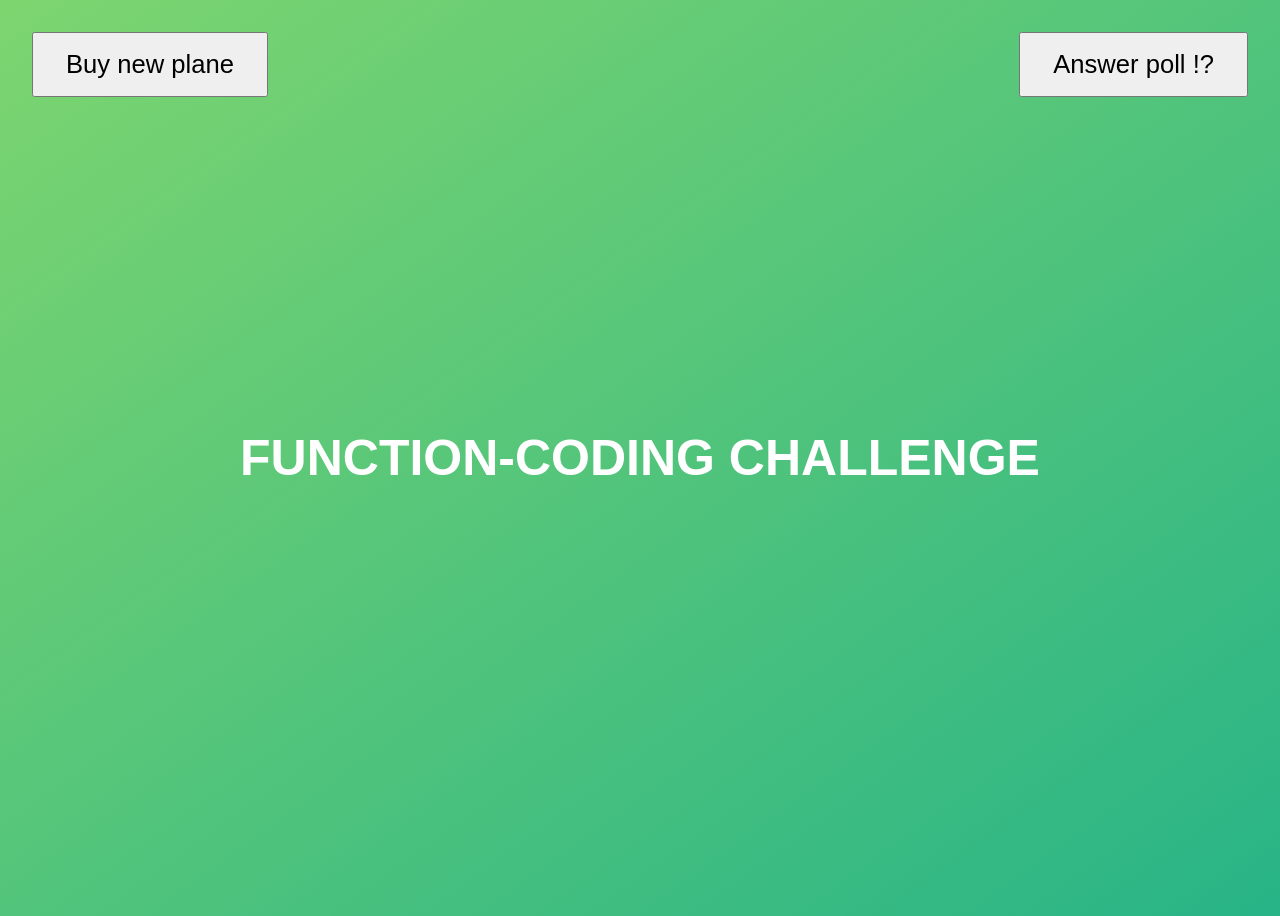
<file: 02.Functions/index.html>
<!DOCTYPE html>

<html>
  <head>
    <meta charset="utf-8" />
    <meta http-equiv="X-UA-Compatible" content="IE=edge" />
    <title></title>
    <meta name="description" content="" />
    <meta name="viewport" content="width=device-width, initial-scale=1" />

    <style>
      body {
        height: 100vh;
        display: flex;
        align-items: center;
        background: linear-gradient(to top left, #28b487, #7dd56f);
      }
      h1 {
        font-family: sans-serif;
        font-size: 50px;
        line-height: 1.3;
        width: 100%;
        padding: 30px;
        text-align: center;
        color: white;
      }
      .buy,
      .poll {
        font-size: 1.6rem;
        padding: 1rem 2rem;
        position: absolute;
        top: 2rem;
      }
      .buy {
        left: 2rem;
      }
      .poll {
        right: 2rem;
      }
    </style>
   
  </head>
  <body>
    <h1>FUNCTION-CODING CHALLENGE</h1>
    <button class="buy">Buy new plane</button>
    <button class="poll">Answer poll !?</button>
     <script src="codingChallenge.js" async defer></script>
  </body>
</html>
</file>
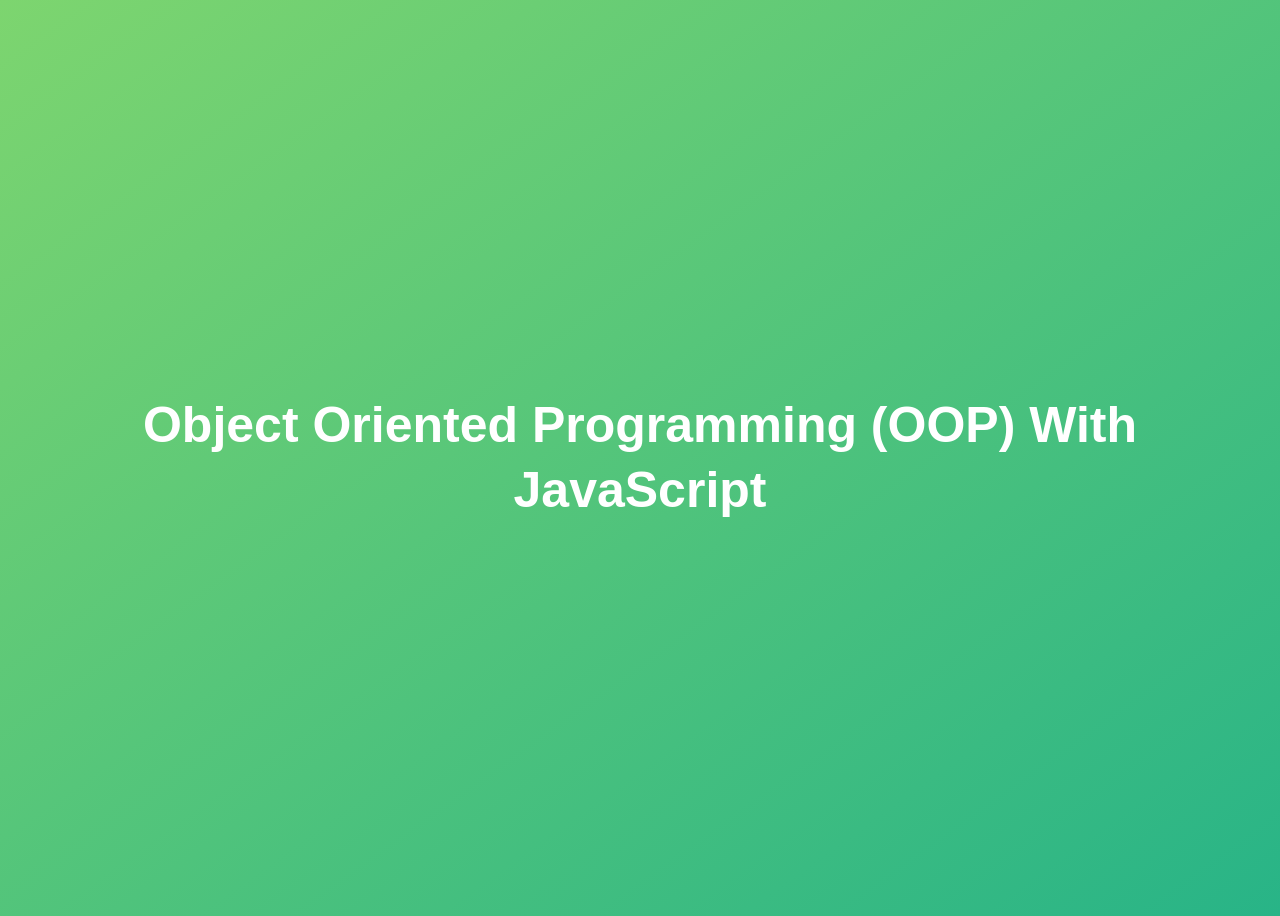
<file: 06-ObjectOrientedProgramming/index.html>
<!DOCTYPE html>
<html lang="en">
  <head>
    <meta charset="UTF-8" />
    <meta name="viewport" content="width=device-width, initial-scale=1.0" />
    <meta http-equiv="X-UA-Compatible" content="ie=edge" />
    <title>Object Oriented Programming (OOP) With JavaScript</title>
    <style>
      body {
        height: 100vh;
        display: flex;
        align-items: center;
        background: linear-gradient(to top left, #28b487, #7dd56f);
      }
      h1 {
        font-family: sans-serif;
        font-size: 50px;
        line-height: 1.3;
        width: 100%;
        padding: 30px;
        text-align: center;
        color: white;
      }
    </style>
    <!-- <script defer src="01-constructorFunctionsAndThenewOperator.js"></script> -->
    <!-- <script src="02-prototypes.js"></script> -->
    <!-- <script src="03-prototypalInheritanceOnBuilt-InObjects.js"></script> -->
    <!-- <script src="04-challenge-1.js"></script> -->
    <!-- <script src="05-ES6Classes.js"></script> -->
    <!-- <script src="06-setterAndGetters.js"></script> -->
    <!-- <script src="07-staticMthods.js"></script> -->
    <!-- <script src="08-objectCreate.js"></script> -->
    <!-- <script src="09-challenge-2.js"></script> -->
    <!-- <script src="10-inheritanceBetweenClasses-ConstructorFunctions.js"></script> -->
    <!-- <script src="11-challenge-3.js"></script> -->
    <!-- <script src="12-inheritanceBetweenClasses-ES6Classes.js"></script> -->
    <!-- <script  defer src="13-inheritanceBetweenClasses-Object.create.js"></script> -->
    <!-- <script defer src="14-classConstructorFunctionexample.js"></script> -->
    <!-- <script defer src="15-encapsulation-privateClassFieldsAndMethods.js"></script> -->
    <script defer src="16-challenge-4.js"></script>
  </head>
  <body>
    <h1>Object Oriented Programming (OOP) With JavaScript</h1>
  </body>
</html>
</file>
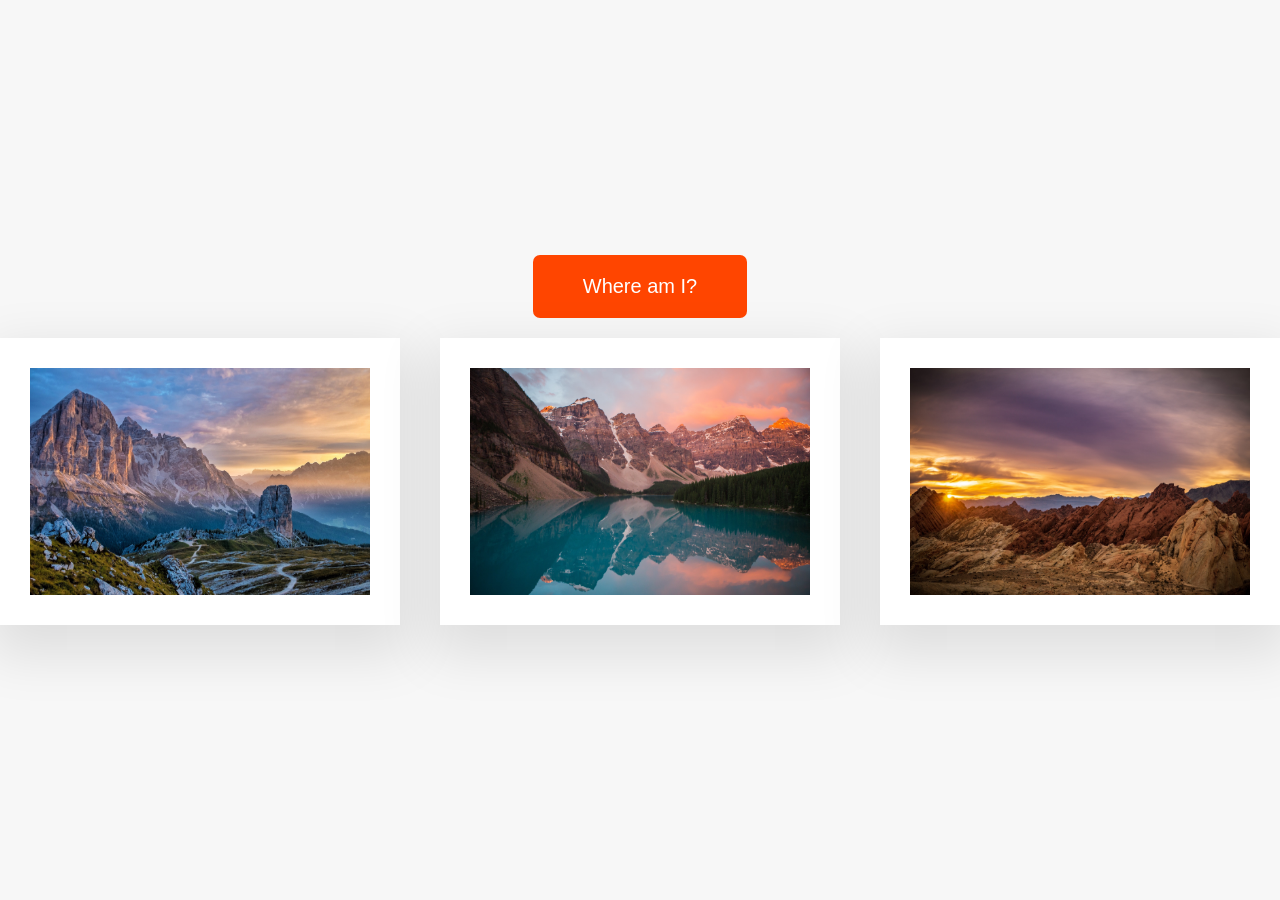
<file: 08-AsynchronousJavaScript-Promises,AsyncAwaitAndAJAX/index.html>
<!DOCTYPE html>
<html lang="en">
  <head>
    <meta charset="UTF-8" />
    <meta name="viewport" content="width=device-width, initial-scale=1.0" />
    <meta http-equiv="X-UA-Compatible" content="ie=edge" />
    <link rel="stylesheet" href="style.css" />
    <!-- <script defer src="01-xmlHttpRequest.js"></script> -->
    <!-- <script defer src="02-callbackHell.js"></script> -->
    <!-- <script defer src="03-promisesAndFetchAPI.js"></script> -->
    <!-- <script defer src="04-consumingPromises.js"></script> -->
    <!-- <script defer src="05-chainingPromises.js"></script> -->
    <!-- <script defer src="06-handlingRejectedPromises.js"></script> -->
    <!-- <script defer src="07-throwingErrorsManually.js"></script> -->
    <!-- <script defer src="08-challenge1.js"></script> -->
    <!-- <script defer src="09-theEventLoop.js"></script> -->
    <!-- <script defer src="10-simplePromise.js"></script> -->
    <!-- <script defer src="11-promisifyingGeolocationApi.js"></script> -->
    <!-- <script defer src="12-challenge2.js"></script> -->
    <!-- <script defer src="13-consumingPromisesWithAsyncAwait.js"></script> -->
    <!-- <script defer src="14-errorHandlingWithTry...catch.js"></script> -->
    <!-- <script defer src="15-returningValuesFromAsyncFunctions.js"></script> -->
    <!-- <script defer src="16-returningPromisesInParallel.js"></script> -->
    <!-- <script defer src="17-promiseCombinators.js"></script> -->
    <script defer src="18-challenge3.js"></script>
    <title>Asynchronous JavaScript</title>
  </head>
  <body>
    <main class="container">
      <div class="countries">
        <!--
        <article class="country">
          <img class="country__img" src="" />
          <div class="country__data">
            <h3 class="country__name">COUNTRY</h3>
            <h4 class="country__region">REGION</h4>
            <p class="country__row"><span>👫</span>POP people</p>
            <p class="country__row"><span>🗣️</span>LANG</p>
            <p class="country__row"><span>💰</span>CUR</p>
          </div>
        </article>
        -->
      </div>
      <button class="btn-country">Where am I?</button>
      <div class="images"></div>
    </main>
  </body>
</html>
</file>
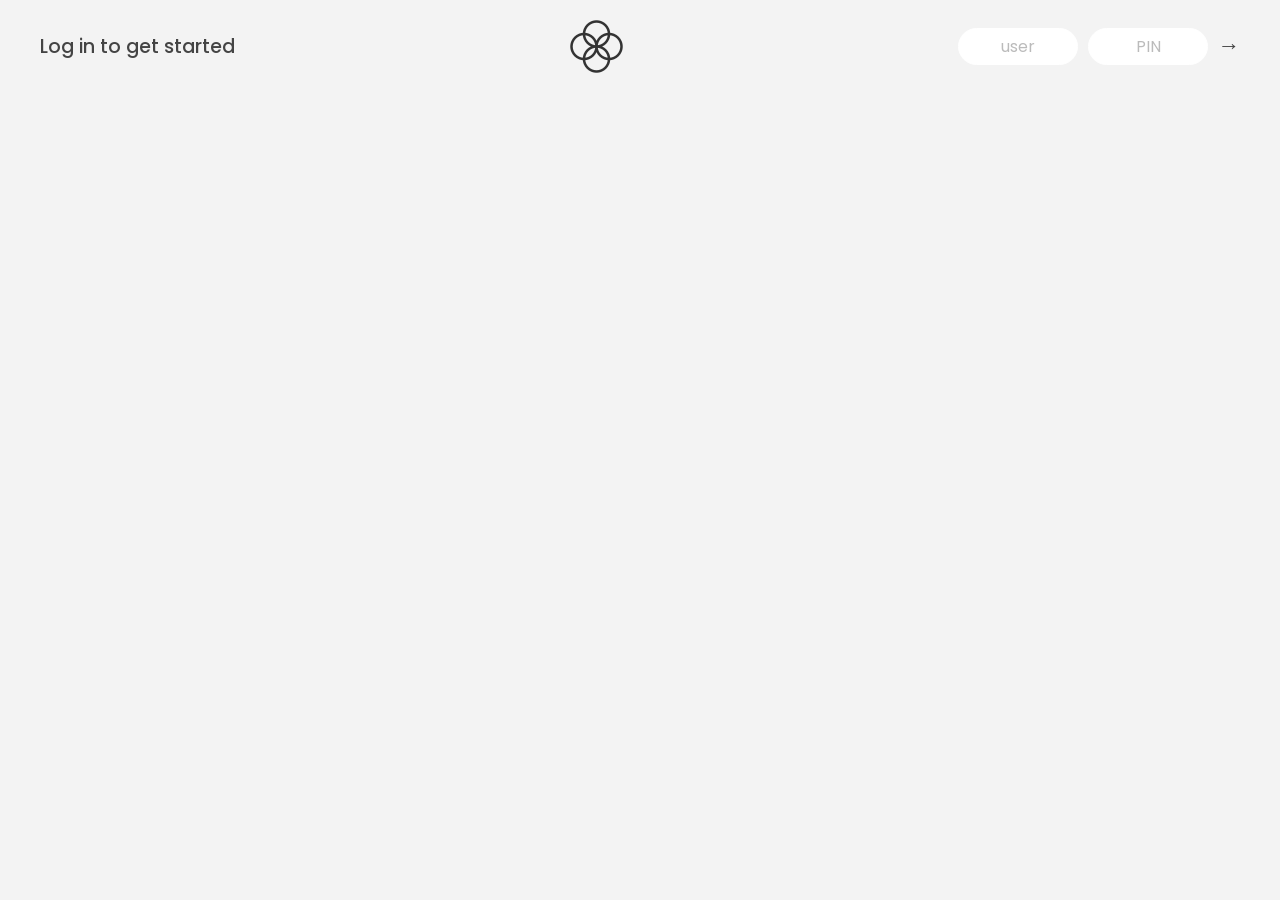
<file: 03.Arrays/04-Bankist/index.html>
<!DOCTYPE html>
<html lang="en">
  <head>
    <meta charset="UTF-8" />
    <meta name="viewport" content="width=device-width, initial-scale=1.0" />
    <meta http-equiv="X-UA-Compatible" content="ie=edge" />
    <link rel="shortcut icon" type="image/png" href="/icon.png" />

    <link
      href="https://fonts.googleapis.com/css?family=Poppins:400,500,600&display=swap"
      rel="stylesheet"
    />

   
    <link rel="stylesheet" href="style.css" />
    <title>Bankist</title>
  </head>
  <body>
    <!-- TOP NAVIGATION -->
    <nav>
      <p class="welcome">Log in to get started</p>
      <img src="logo.png" alt="Logo" class="logo" />
      <form class="login">
        <input
          type="text"
          placeholder="user"
          class="login__input login__input--user"
        />
        <!-- In practice, use type="password" -->
        <input
          type="text"
          placeholder="PIN"
          maxlength="4"
          class="login__input login__input--pin"
        />
        <button class="login__btn">&rarr;</button>
      </form>
    </nav>

    <main class="app">
      <!-- BALANCE -->
      <div class="balance">
        <div>
          <p class="balance__label">Current balance</p>
          <p class="balance__date">
            As of <span class="date">05/03/2037</span>
          </p>
        </div>
        <p class="balance__value">0000€</p>
      </div>

      <!-- MOVEMENTS -->
      <div class="movements">
        <div class="movements__row">
          <div class="movements__type movements__type--deposit">2 deposit</div>
          <div class="movements__date">3 days ago</div>
          <div class="movements__value">4 000€</div>
        </div>
        <div class="movements__row">
          <div class="movements__type movements__type--withdrawal">
            1 withdrawal
          </div>
          <div class="movements__date">24/01/2037</div>
          <div class="movements__value">-378€</div>
        </div>
      </div>

      <!-- SUMMARY -->
      <div class="summary">
        <p class="summary__label">In</p>
        <p class="summary__value summary__value--in">0000€</p>
        <p class="summary__label">Out</p>
        <p class="summary__value summary__value--out">0000€</p>
        <p class="summary__label">Interest</p>
        <p class="summary__value summary__value--interest">0000€</p>
        <button class="btn--sort">&downarrow; SORT</button>
      </div>

      <!-- OPERATION: TRANSFERS -->
      <div class="operation operation--transfer">
        <h2>Transfer money</h2>
        <form class="form form--transfer">
          <input type="text" class="form__input form__input--to" />
          <input type="number" class="form__input form__input--amount" />
          <button class="form__btn form__btn--transfer">&rarr;</button>
          <label class="form__label">Transfer to</label>
          <label class="form__label">Amount</label>
        </form>
      </div>

      <!-- OPERATION: LOAN -->
      <div class="operation operation--loan">
        <h2>Request loan</h2>
        <form class="form form--loan">
          <input type="number" class="form__input form__input--loan-amount" />
          <button class="form__btn form__btn--loan">&rarr;</button>
          <label class="form__label form__label--loan">Amount</label>
        </form>
      </div>

      <!-- OPERATION: CLOSE -->
       <div class="operation operation--close">
        <h2>Close account</h2>
        <form class="form form--close">
          <input type="text" class="form__input form__input--user" />
          <input
            type="password"
            maxlength="6"
            class="form__input form__input--pin"
          />
          <button class="form__btn form__btn--close">&rarr;</button>
          <label class="form__label">Confirm user</label>
          <label class="form__label">Confirm PIN</label>
        </form>
      </div> 

      <!-- LOGOUT TIMER -->
      <p class="logout-timer">
        You will be logged out in <span class="timer">05:00</span>
      </p>
    </main>

    <!-- <footer>
      &copy; by Jonas Schmedtmann. Don't claim as your own :)
    </footer> -->

    <script   src="04-Bankist.js"></script>
  </body>
</html>
</file>
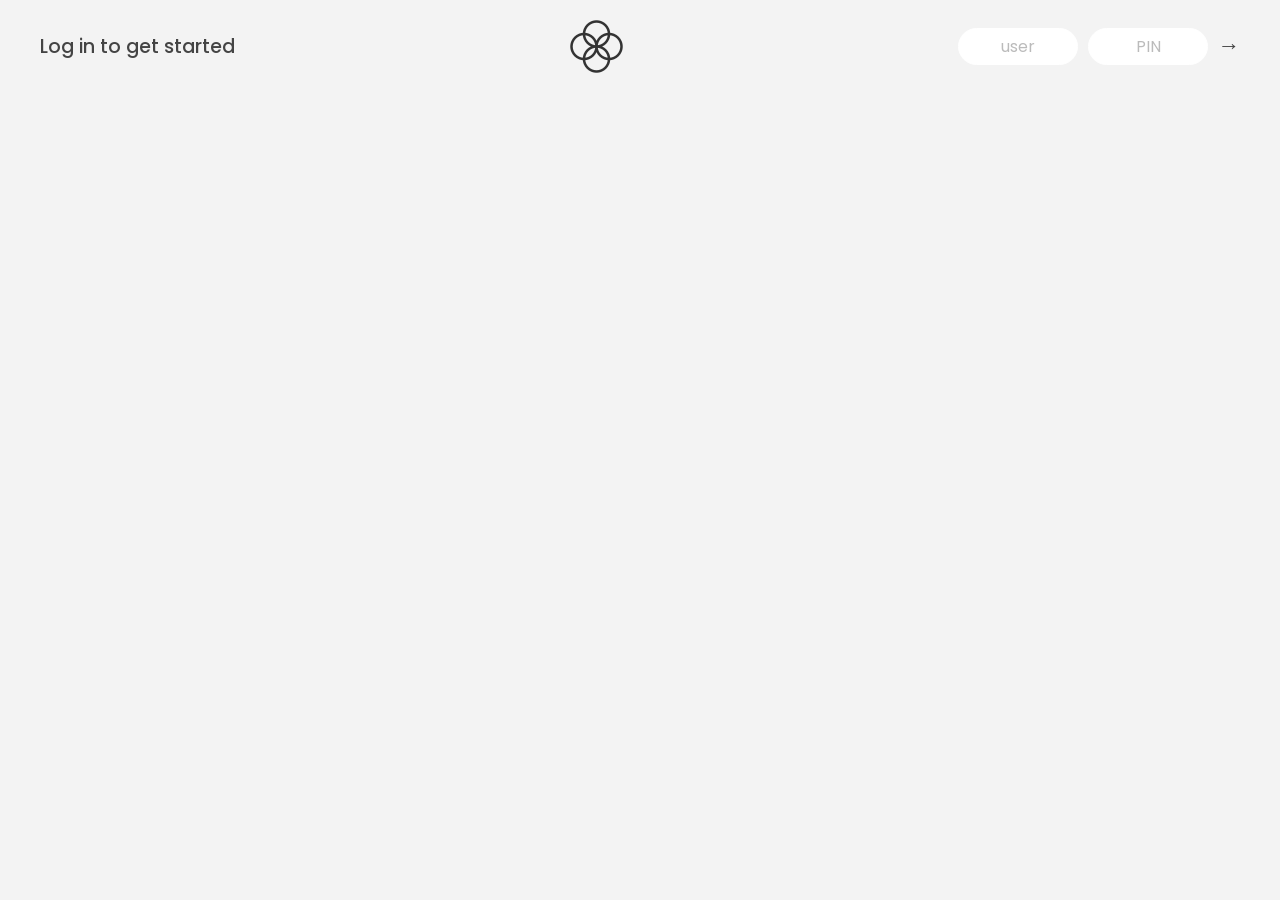
<file: 04.NumbersDatesIntAndTimers/bankist/index.html>
<!DOCTYPE html>
<html lang="en">
  <head>
    <meta charset="UTF-8" />
    <meta name="viewport" content="width=device-width, initial-scale=1.0" />
    <meta http-equiv="X-UA-Compatible" content="ie=edge" />
    <link rel="shortcut icon" type="image/png" href="/icon.png" />

    <link
      href="https://fonts.googleapis.com/css?family=Poppins:400,500,600&display=swap"
      rel="stylesheet"
    />

    <link rel="stylesheet" href="style.css" />
    <title>Bankist</title>
  </head>
  <body>
    <!-- TOP NAVIGATION -->
    <nav>
      <p class="welcome">Log in to get started</p>
      <img src="logo.png" alt="Logo" class="logo" />
      <form class="login">
        <input
          type="text"
          placeholder="user"
          class="login__input login__input--user"
        />
        <!-- In practice, use type="password" -->
        <input
          type="text"
          placeholder="PIN"
          maxlength="4"
          class="login__input login__input--pin"
        />
        <button class="login__btn">&rarr;</button>
      </form>
    </nav>

    <main class="app">
      <!-- BALANCE -->
      <div class="balance">
        <div>
          <p class="balance__label">Current balance</p>
          <p class="balance__date">
            As of <span class="date">05/03/2037</span>
          </p>
        </div>
        <p class="balance__value">0000€</p>
      </div>

      <!-- MOVEMENTS -->
      <div class="movements">
        <div class="movements__row">
          <div class="movements__type movements__type--deposit">2 deposit</div>
          <div class="movements__date">3 days ago</div>
          <div class="movements__value">4 000€</div>
        </div>
        <div class="movements__row">
          <div class="movements__type movements__type--withdrawal">
            1 withdrawal
          </div>
          <div class="movements__date">24/01/2037</div>
          <div class="movements__value">-378€</div>
        </div>
      </div>

      <!-- SUMMARY -->
      <div class="summary">
        <p class="summary__label">In</p>
        <p class="summary__value summary__value--in">0000€</p>
        <p class="summary__label">Out</p>
        <p class="summary__value summary__value--out">0000€</p>
        <p class="summary__label">Interest</p>
        <p class="summary__value summary__value--interest">0000€</p>
        <button class="btn--sort">&downarrow; SORT</button>
      </div>

      <!-- OPERATION: TRANSFERS -->
      <div class="operation operation--transfer">
        <h2>Transfer money</h2>
        <form class="form form--transfer">
          <input type="text" class="form__input form__input--to" />
          <input type="number" class="form__input form__input--amount" />
          <button class="form__btn form__btn--transfer">&rarr;</button>
          <label class="form__label">Transfer to</label>
          <label class="form__label">Amount</label>
        </form>
      </div>

      <!-- OPERATION: LOAN -->
      <div class="operation operation--loan">
        <h2>Request loan</h2>
        <form class="form form--loan">
          <input type="number" class="form__input form__input--loan-amount" />
          <button class="form__btn form__btn--loan">&rarr;</button>
          <label class="form__label form__label--loan">Amount</label>
        </form>
      </div>

      <!-- OPERATION: CLOSE -->
      <div class="operation operation--close">
        <h2>Close account</h2>
        <form class="form form--close">
          <input type="text" class="form__input form__input--user" />
          <input
            type="password"
            maxlength="6"
            class="form__input form__input--pin"
          />
          <button class="form__btn form__btn--close">&rarr;</button>
          <label class="form__label">Confirm user</label>
          <label class="form__label">Confirm PIN</label>
        </form>
      </div>

      <!-- LOGOUT TIMER -->
      <p class="logout-timer">
        You will be logged out in <span class="timer">05:00</span>
      </p>
    </main>

    <!-- <footer>
      &copy; by Jonas Schmedtmann. Don't claim as your own :)
    </footer> -->

    <script src="bankist.js"></script>
  </body>
</html>
</file>
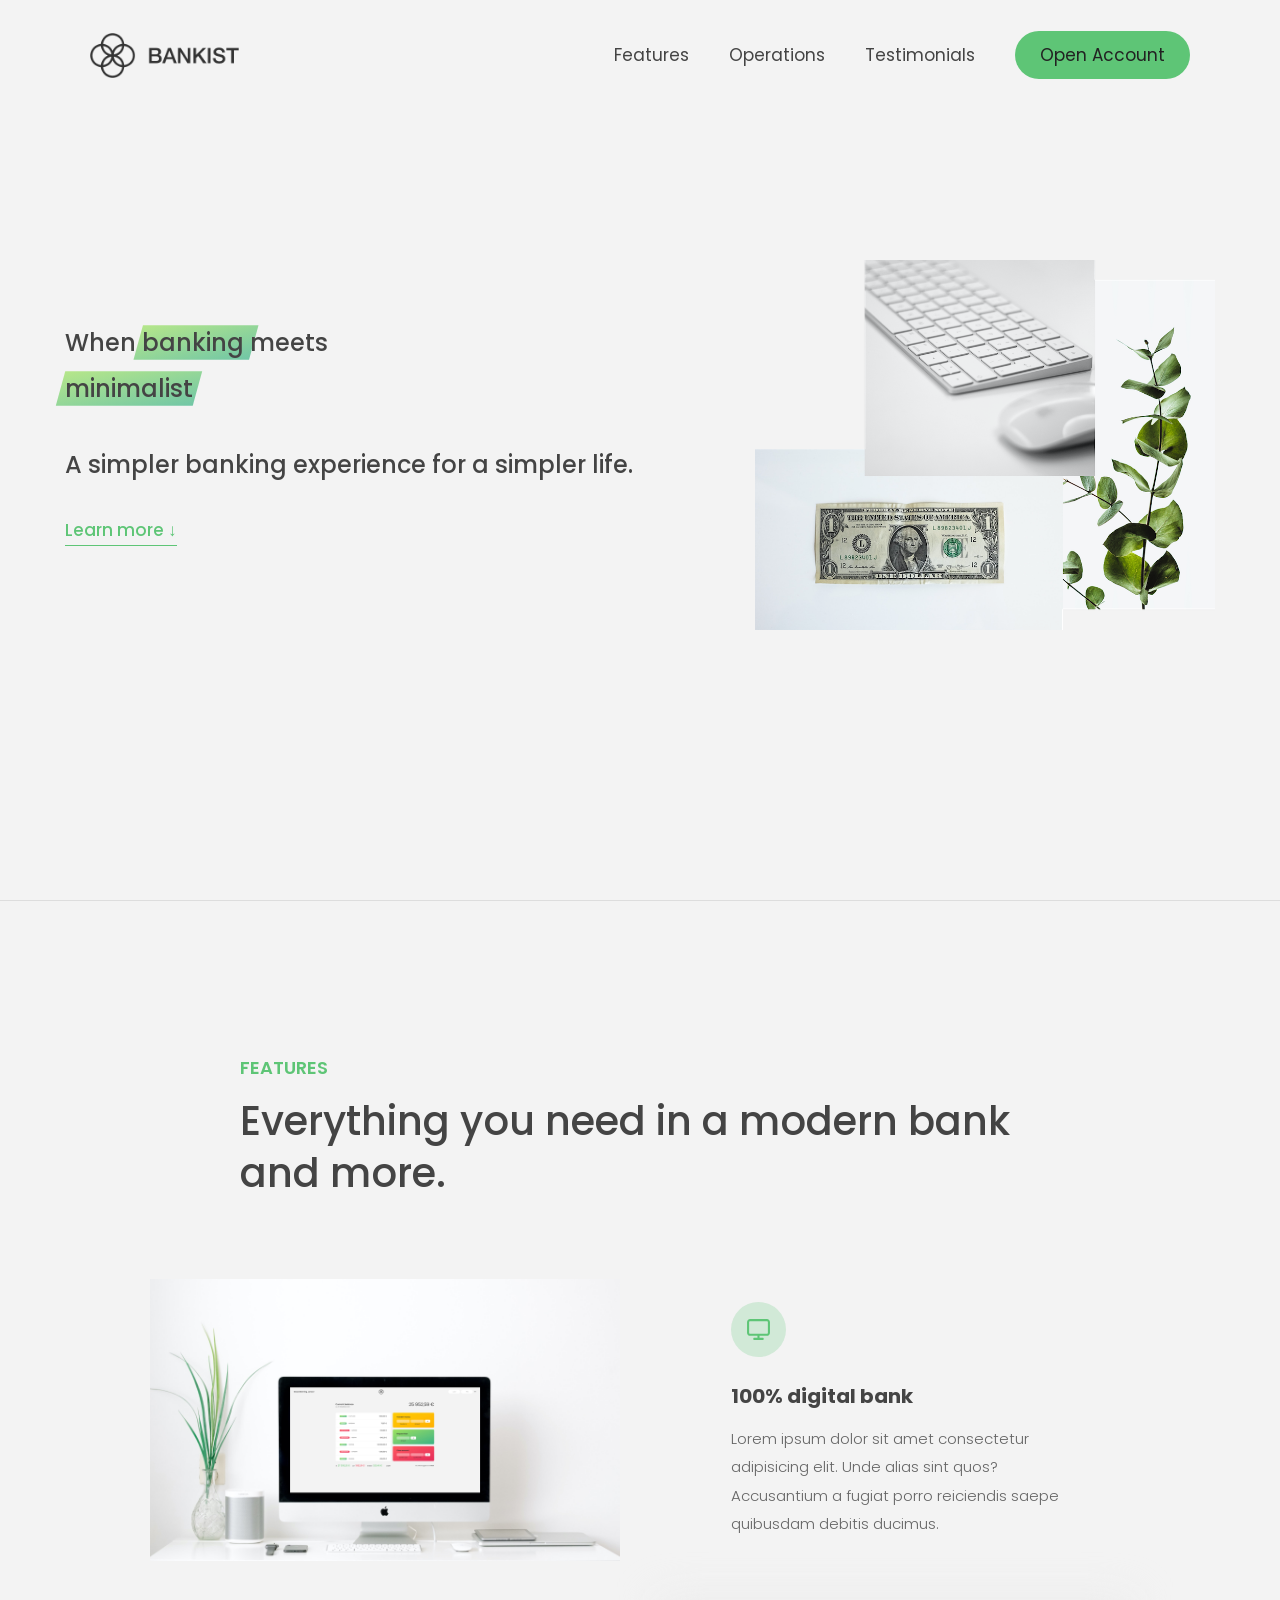
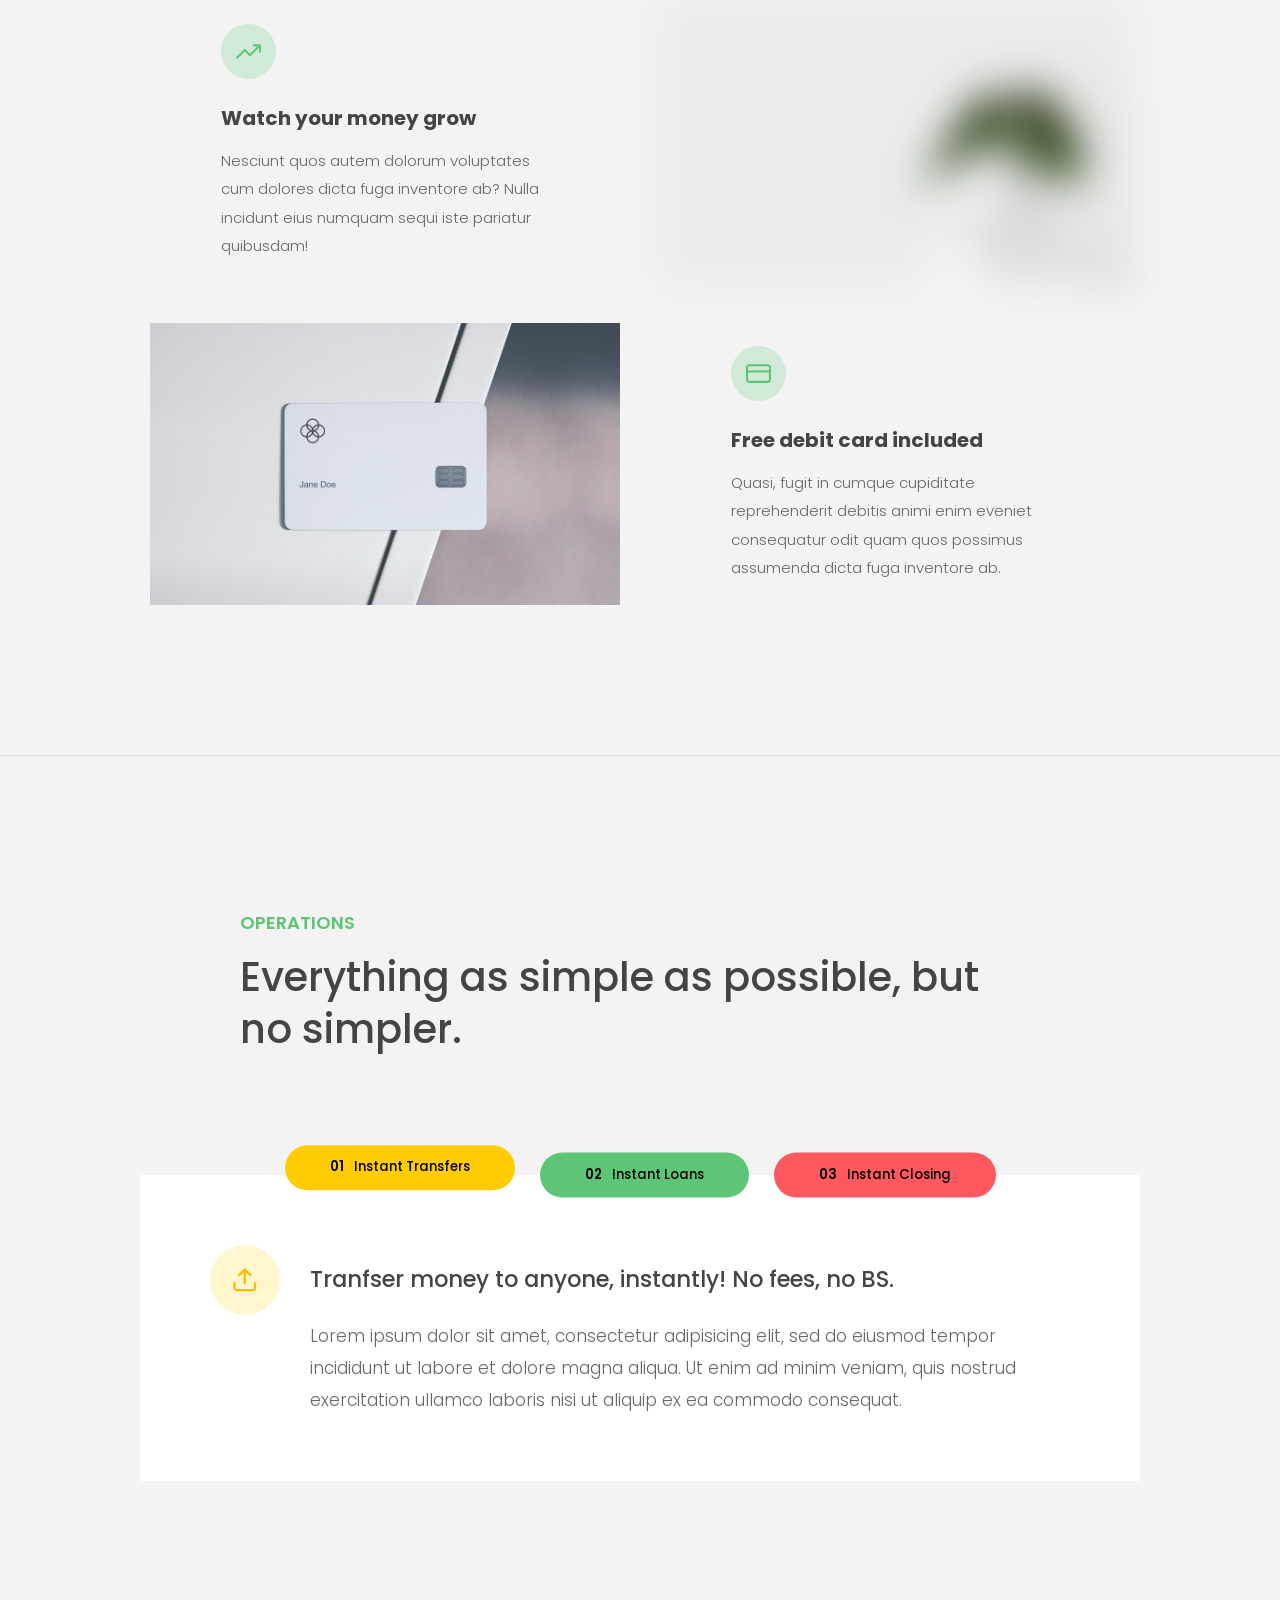
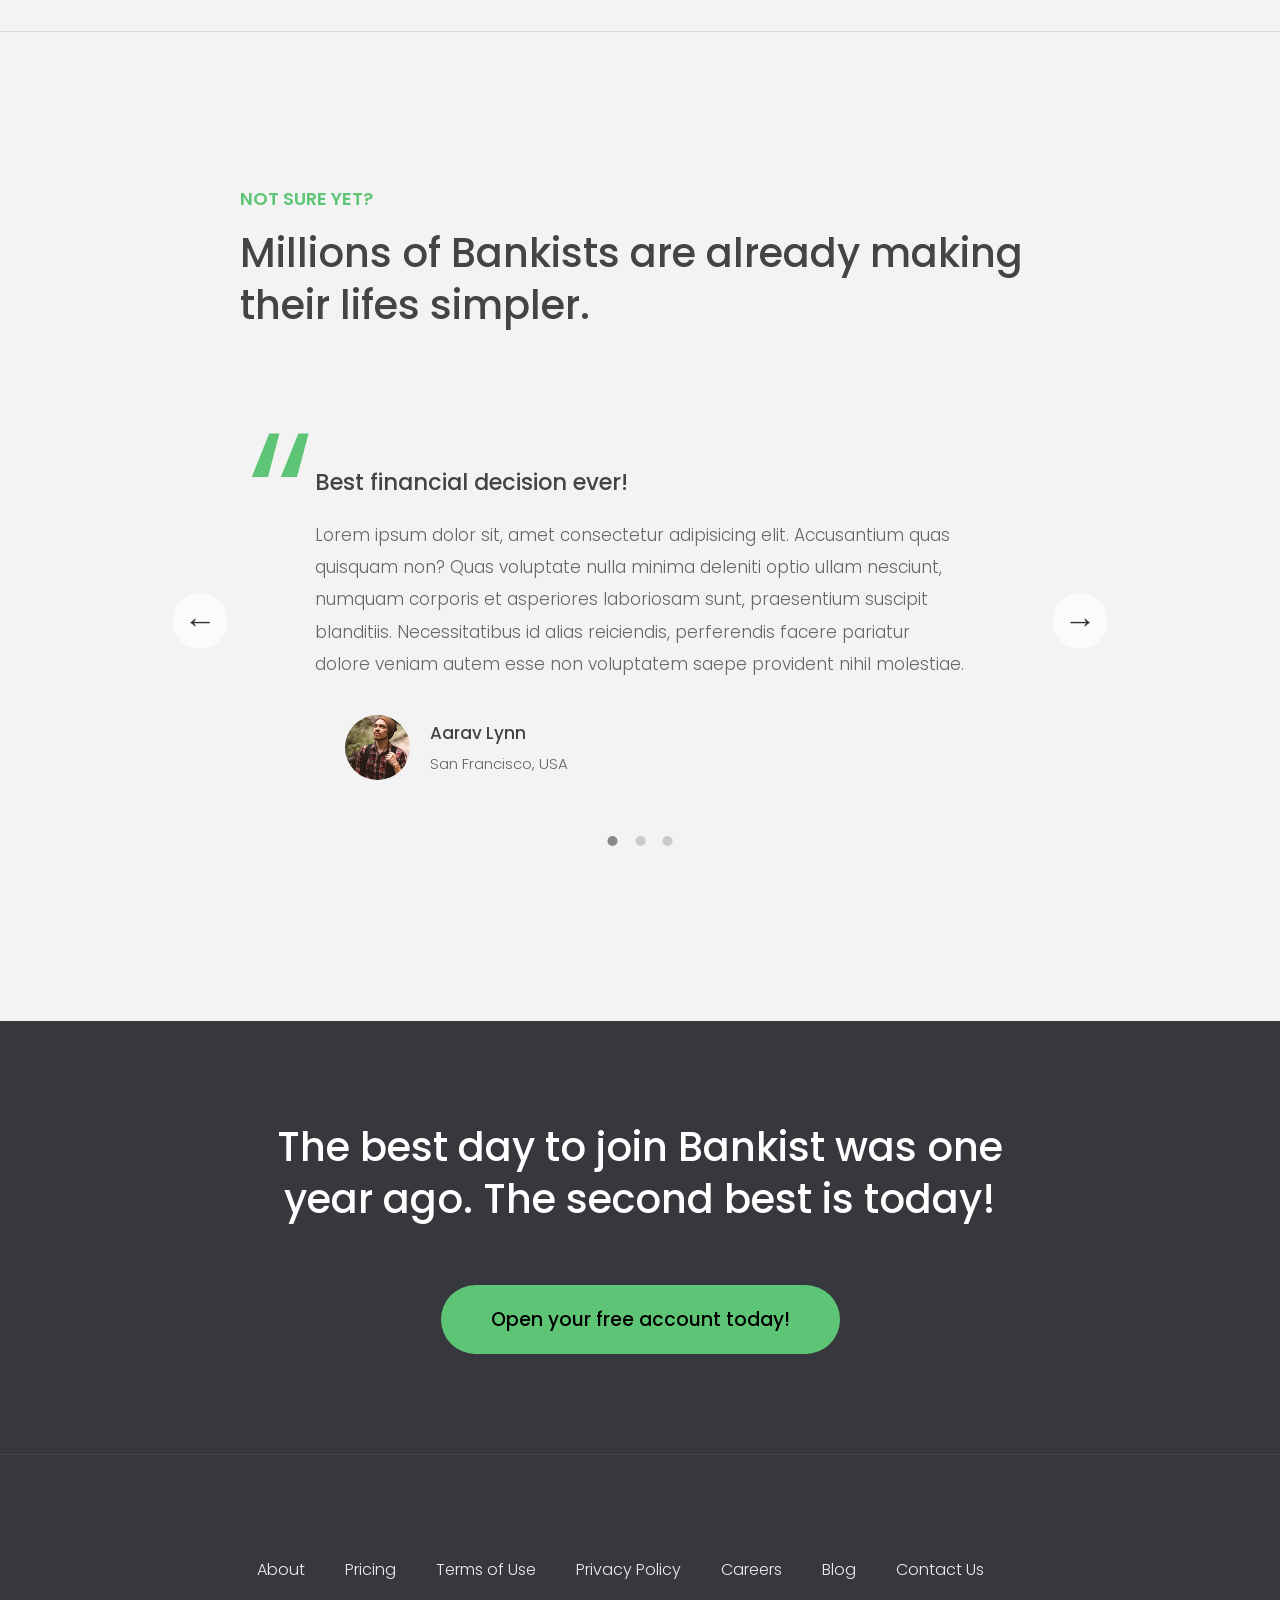
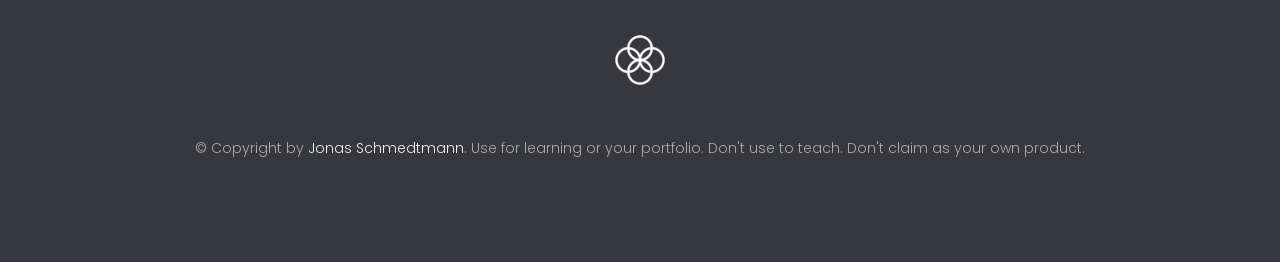
<file: 05-AdvancedDOMandEvents/bankistWebsite/index.html>
<!DOCTYPE html>

<html>
  <head>
    <meta charset="utf-8" />
    <meta http-equiv="X-UA-Compatible" content="IE=edge" />
    <title>Bankist Website</title>
    <meta name="description" content="" />
    <meta name="viewport" content="width=device-width, initial-scale=1" />
    <link
      href="https://fonts.googleapis.com/css?family=Poppins:300,400,500,600&display=swap"
      rel="stylesheet"
    />
    <link rel="stylesheet" href="style.css" />
  </head>
  <body>
    <!-- Header (top) section with navigation -->
    <header class="header">
      <nav class="nav">
        <img
          class="nav__logo"
          id="logo"
          src="./img/logo.png"
          alt="Bankist logo"
        />

        <ul class="nav__links">
          <li class="nav__item">
            <a class="nav__link" href="#section--1">Features</a>
          </li>
          <li class="nav__item">
            <a class="nav__link" href="#section--2">Operations</a>
          </li>
          <li class="nav__item">
            <a class="nav__link" href="#section--3">Testimonials</a>
          </li>
          <li class="nav__item">
            <a class="nav__link nav__link--btn btn--show-modal" href="#"
              >Open Account</a
            >
          </li>
        </ul>
      </nav>

      <div class="header__title">
        <h1>
          When
          <!-- Green highlight effect -->
          <span class="highlight">banking </span>meets<br />
          <span class="highlight">minimalist</span>
        </h1>

        <h4>A simpler banking experience for a simpler life.</h4>
        <button class="btn--text btn--scroll-to">Learn more &DownArrow;</button>
        <img
          class="header__img"
          src="./img/hero.png"
          alt="minimalist bank items"
        />
      </div>
    </header>

    <!-- Features -->
    <section class="section" id="section--1">
      <div class="section__title">
        <h2 class="section__description">Features</h2>
        <h3 class="section__header">
          Everything you need in a modern bank and more.
        </h3>
      </div>

      <div class="features">
        <img
          class="features__img lazy-img"
          src="./img/digital-lazy.jpg"
          data-src="./img/digital.jpg"
          alt="computer"
        />

        <div class="features__feature">
          <div class="features__icon">
            <svg>
              <use xlink:href="img/icons.svg#icon-monitor"></use>
            </svg>
          </div>
          <h5 class="features__header">100% digital bank</h5>
          <p>
            Lorem ipsum dolor sit amet consectetur adipisicing elit. Unde alias
            sint quos? Accusantium a fugiat porro reiciendis saepe quibusdam
            debitis ducimus.
          </p>
        </div>

        <div class="features__feature">
          <div class="features__icon">
            <svg>
              <use xlink:href="img/icons.svg#icon-trending-up"></use>
            </svg>
          </div>

          <h5 class="features__header">Watch your money grow</h5>
          <p>
            Nesciunt quos autem dolorum voluptates cum dolores dicta fuga
            inventore ab? Nulla incidunt eius numquam sequi iste pariatur
            quibusdam!
          </p>
        </div>
        <img
          class="features__img lazy-img"
          src="img/grow-lazy.jpg"
          data-src="img/grow.jpg"
          alt="Plant"
        />

        <img
          class="features__img lazy-img"
          src="img/card-lazy.jpg"
          data-src="img/card.jpg"
          alt="Credit card"
        />

        <div class="features__feature">
          <div class="features__icon">
            <svg>
              <use xlink:href="img/icons.svg#icon-credit-card"></use>
            </svg>
          </div>
          <h5 class="features__header">Free debit card included</h5>
          <p>
            Quasi, fugit in cumque cupiditate reprehenderit debitis animi enim
            eveniet consequatur odit quam quos possimus assumenda dicta fuga
            inventore ab.
          </p>
        </div>
      </div>
    </section>

    <!-- OPERATIONS -->
    <section class="section" id="section--2">
      <div class="section__title">
        <h2 class="section__description">Operations</h2>
        <h3 class="section__header">
          Everything as simple as possible, but no simpler.
        </h3>
      </div>

      <div class="operations">
        <div class="operations__tab-container">
          <button
            class="btn operations__tab operations__tab--1 operations__tab--active"
            data-tab="1"
          >
            <span>01</span>Instant Transfers
          </button>
          <button class="btn operations__tab operations__tab--2" data-tab="2">
            <span>02</span>Instant Loans
          </button>
          <button class="btn operations__tab operations__tab--3" data-tab="3">
            <span>03</span>Instant Closing
          </button>
        </div>
        <div
          class="operations__content operations__content--1 operations__content--active"
        >
          <div class="operations__icon operations__icon--1">
            <svg>
              <use xlink:href="img/icons.svg#icon-upload"></use>
            </svg>
          </div>
          <h5 class="operations__header">
            Tranfser money to anyone, instantly! No fees, no BS.
          </h5>
          <p>
            Lorem ipsum dolor sit amet, consectetur adipisicing elit, sed do
            eiusmod tempor incididunt ut labore et dolore magna aliqua. Ut enim
            ad minim veniam, quis nostrud exercitation ullamco laboris nisi ut
            aliquip ex ea commodo consequat.
          </p>
        </div>

        <div class="operations__content operations__content--2">
          <div class="operations__icon operations__icon--2">
            <svg>
              <use xlink:href="img/icons.svg#icon-home"></use>
            </svg>
          </div>
          <h5 class="operations__header">
            Buy a home or make your dreams come true, with instant loans.
          </h5>
          <p>
            Duis aute irure dolor in reprehenderit in voluptate velit esse
            cillum dolore eu fugiat nulla pariatur. Excepteur sint occaecat
            cupidatat non proident, sunt in culpa qui officia deserunt mollit
            anim id est laborum.
          </p>
        </div>

        <div class="operations__content operations__content--3">
          <div class="operations__icon operations__icon--3">
            <svg>
              <use xlink:href="img/icons.svg#icon-user-x"></use>
            </svg>
          </div>
          <h5 class="operations__header">
            No longer need your account? No problem! Close it instantly.
          </h5>
          <p>
            Excepteur sint occaecat cupidatat non proident, sunt in culpa qui
            officia deserunt mollit anim id est laborum. Ut enim ad minim
            veniam, quis nostrud exercitation ullamco laboris nisi ut aliquip ex
            ea commodo consequat.
          </p>
        </div>
      </div>
    </section>

    <!-- SLIDER -->
    <section class="section" id="section--3">
      <div class="section__title section__title--testimonials">
        <h2 class="section__description">Not sure yet?</h2>
        <h3 class="section__header">
          Millions of Bankists are already making their lifes simpler.
        </h3>
      </div>

      <div class="slider">
        <div class="slide slide--1">
          <div class="testimonial">
            <h5 class="testimonial__header">Best financial decision ever!</h5>
            <blockquote class="testimonial__text">
              Lorem ipsum dolor sit, amet consectetur adipisicing elit.
              Accusantium quas quisquam non? Quas voluptate nulla minima
              deleniti optio ullam nesciunt, numquam corporis et asperiores
              laboriosam sunt, praesentium suscipit blanditiis. Necessitatibus
              id alias reiciendis, perferendis facere pariatur dolore veniam
              autem esse non voluptatem saepe provident nihil molestiae.
            </blockquote>
            <address class="testimonial__author">
              <img src="img/user-1.jpg" alt="" class="testimonial__photo" />
              <h6 class="testimonial__name">Aarav Lynn</h6>
              <p class="testimonial__location">San Francisco, USA</p>
            </address>
          </div>
        </div>

        <div class="slide slide--2">
          <div class="testimonial">
            <h5 class="testimonial__header">
              The last step to becoming a complete minimalist
            </h5>
            <blockquote class="testimonial__text">
              Quisquam itaque deserunt ullam, quia ea repellendus provident,
              ducimus neque ipsam modi voluptatibus doloremque, corrupti
              laborum. Incidunt numquam perferendis veritatis neque repellendus.
              Lorem, ipsum dolor sit amet consectetur adipisicing elit. Illo
              deserunt exercitationem deleniti.
            </blockquote>
            <address class="testimonial__author">
              <img src="img/user-2.jpg" alt="" class="testimonial__photo" />
              <h6 class="testimonial__name">Miyah Miles</h6>
              <p class="testimonial__location">London, UK</p>
            </address>
          </div>
        </div>

        <div class="slide slide--3">
          <div class="testimonial">
            <h5 class="testimonial__header">
              Finally free from old-school banks
            </h5>
            <blockquote class="testimonial__text">
              Debitis, nihil sit minus suscipit magni aperiam vel tenetur
              incidunt commodi architecto numquam omnis nulla autem,
              necessitatibus blanditiis modi similique quidem. Odio aliquam
              culpa dicta beatae quod maiores ipsa minus consequatur error sunt,
              deleniti saepe aliquid quos inventore sequi. Necessitatibus id
              alias reiciendis, perferendis facere.
            </blockquote>
            <address class="testimonial__author">
              <img src="img/user-3.jpg" alt="" class="testimonial__photo" />
              <h6 class="testimonial__name">Francisco Gomes</h6>
              <p class="testimonial__location">Lisbon, Portugal</p>
            </address>
          </div>
        </div>

        <!-- <div class="slide"><img src="img/img-1.jpg" alt="Photo 1" /></div>
        <div class="slide"><img src="img/img-2.jpg" alt="Photo 2" /></div>
        <div class="slide"><img src="img/img-3.jpg" alt="Photo 3" /></div>
        <div class="slide"><img src="img/img-4.jpg" alt="Photo 4" /></div> -->
        <button class="slider__btn slider__btn--left">&larr;</button>
        <button class="slider__btn slider__btn--right">&rarr;</button>
        <div class="dots"></div>
      </div>
    </section>

    <!-- SIGN UP -->
    <section class="section section--sign-up">
      <div class="section__title">
        <h3 class="section__header">
          The best day to join Bankist was one year ago. The second best is
          today!
        </h3>
      </div>
      <button class="btn btn--show-modal">Open your free account today!</button>
    </section>

    <!-- Footer -->
    <footer class="footer">
      <ul class="footer__nav">
        <li class="footer__item">
          <a class="footer__link" href="#">About</a>
        </li>
        <li class="footer__item">
          <a class="footer__link" href="#">Pricing</a>
        </li>
        <li class="footer__item">
          <a class="footer__link" href="#">Terms of Use</a>
        </li>
        <li class="footer__item">
          <a class="footer__link" href="#">Privacy Policy</a>
        </li>
        <li class="footer__item">
          <a class="footer__link" href="#">Careers</a>
        </li>
        <li class="footer__item">
          <a class="footer__link" href="#">Blog</a>
        </li>
        <li class="footer__item">
          <a class="footer__link" href="#">Contact Us</a>
        </li>
      </ul>
      <img src="img/icon.png" alt="Logo" class="footer__logo" />
      <p class="footer__copyright">
        &copy; Copyright by
        <a
          class="footer__link twitter-link"
          target="_blank"
          href="https://twitter.com/jonasschmedtman"
          >Jonas Schmedtmann</a
        >. Use for learning or your portfolio. Don't use to teach. Don't claim
        as your own product.
      </p>
    </footer>

    <!-- modal window in header nav  button -->
    <div class="modal hidden">
      <button class="btn--close-modal">&times;</button>
      <h2 class="modal__header">
        Open your bank account <br />
        in just <span class="highlight">5 minutes</span>
      </h2>
      <form class="modal__form">
        <label>First Name</label>
        <input type="text" />
        <label>Last Name</label>
        <input type="text" />
        <label>Email Address</label>
        <input type="email" />
        <button class="btn">Next step &rarr;</button>
      </form>
    </div>
    <div class="overlay hidden"></div>

    <script src="script.js" async defer></script>
  </body>
</html>
</file>
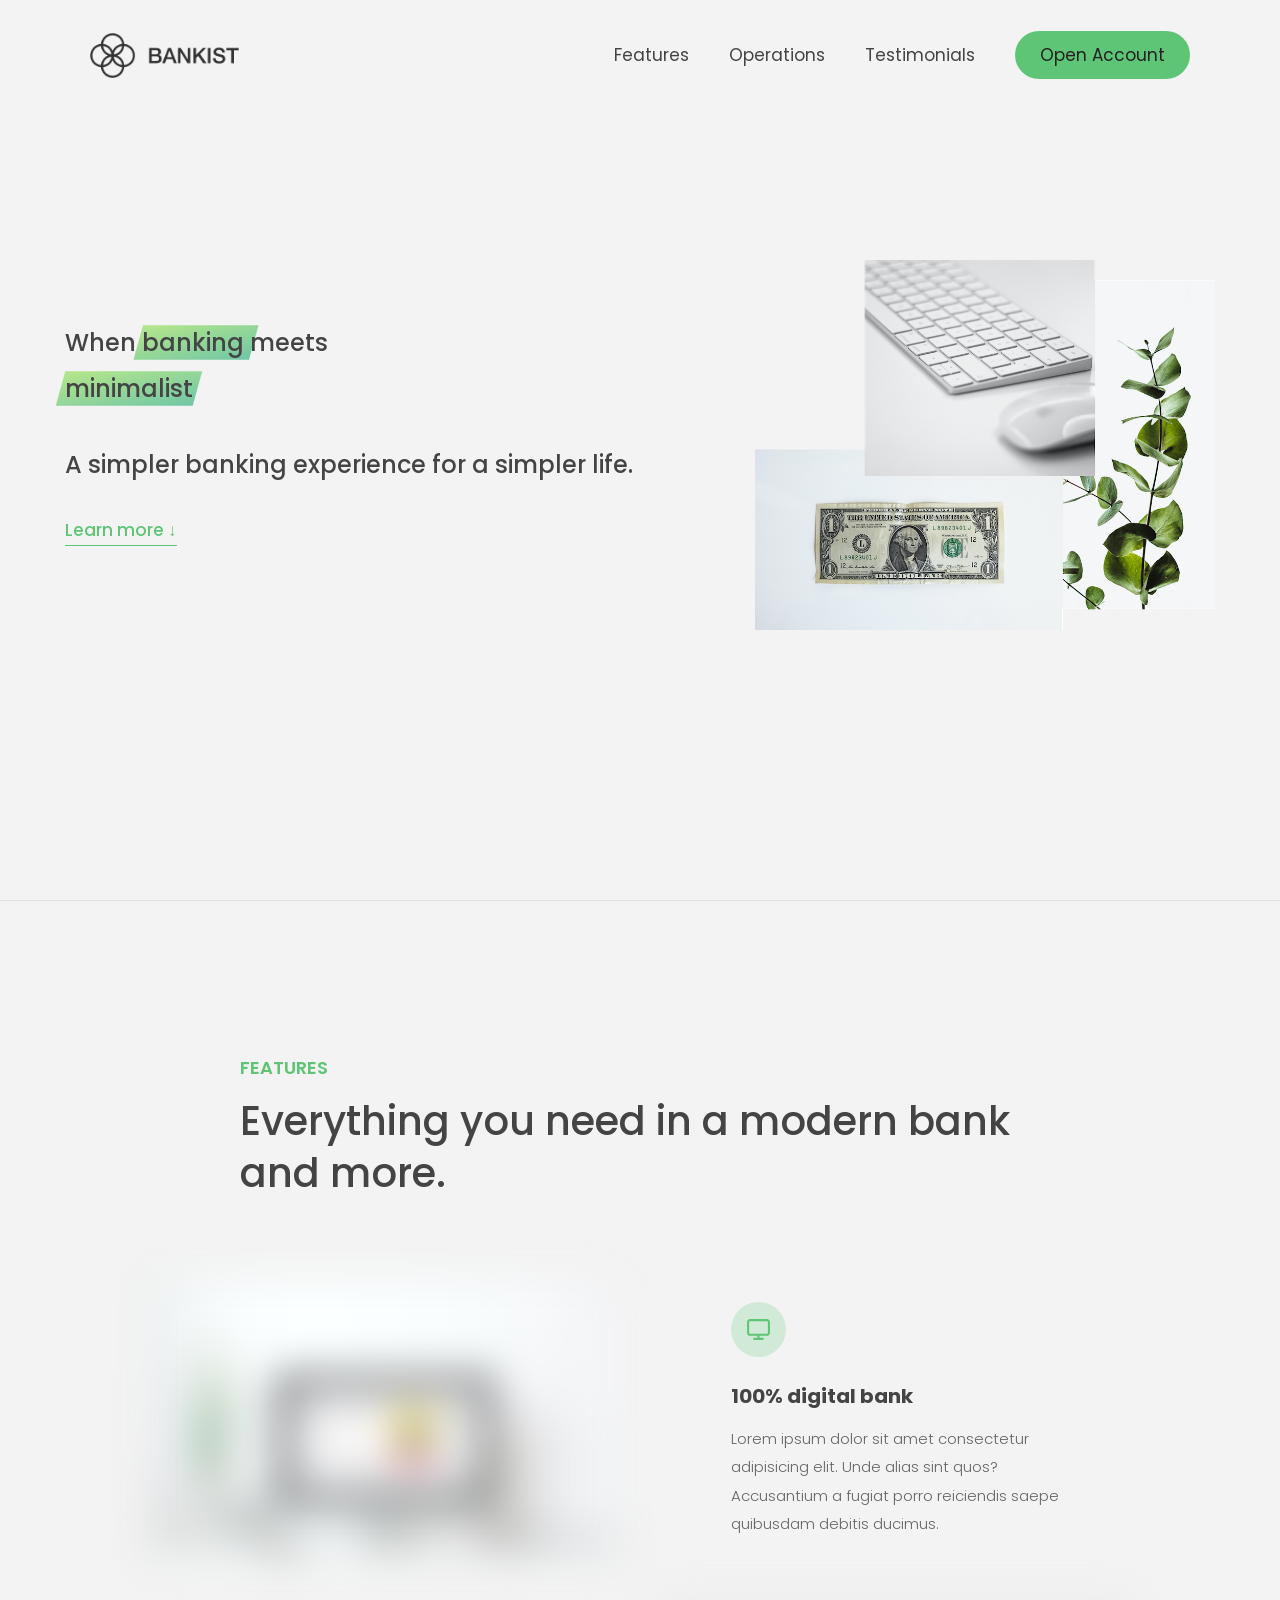
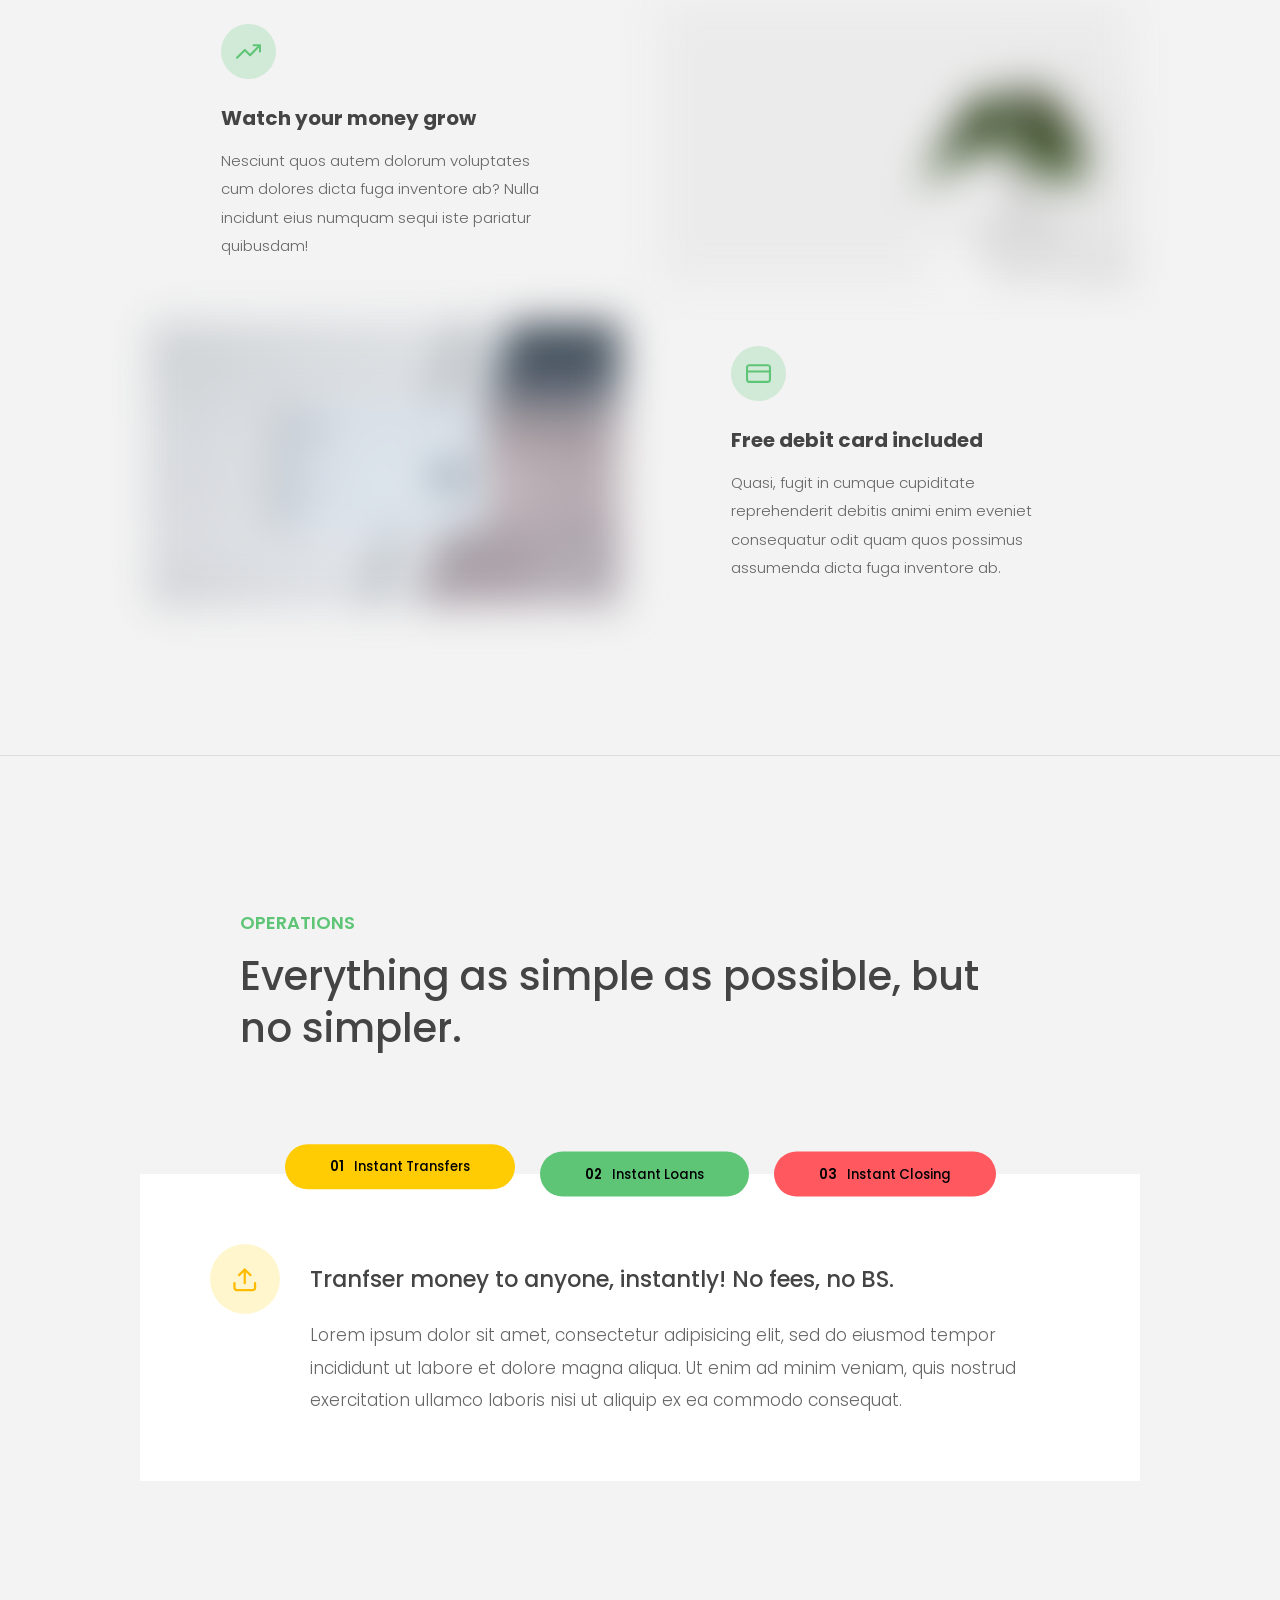
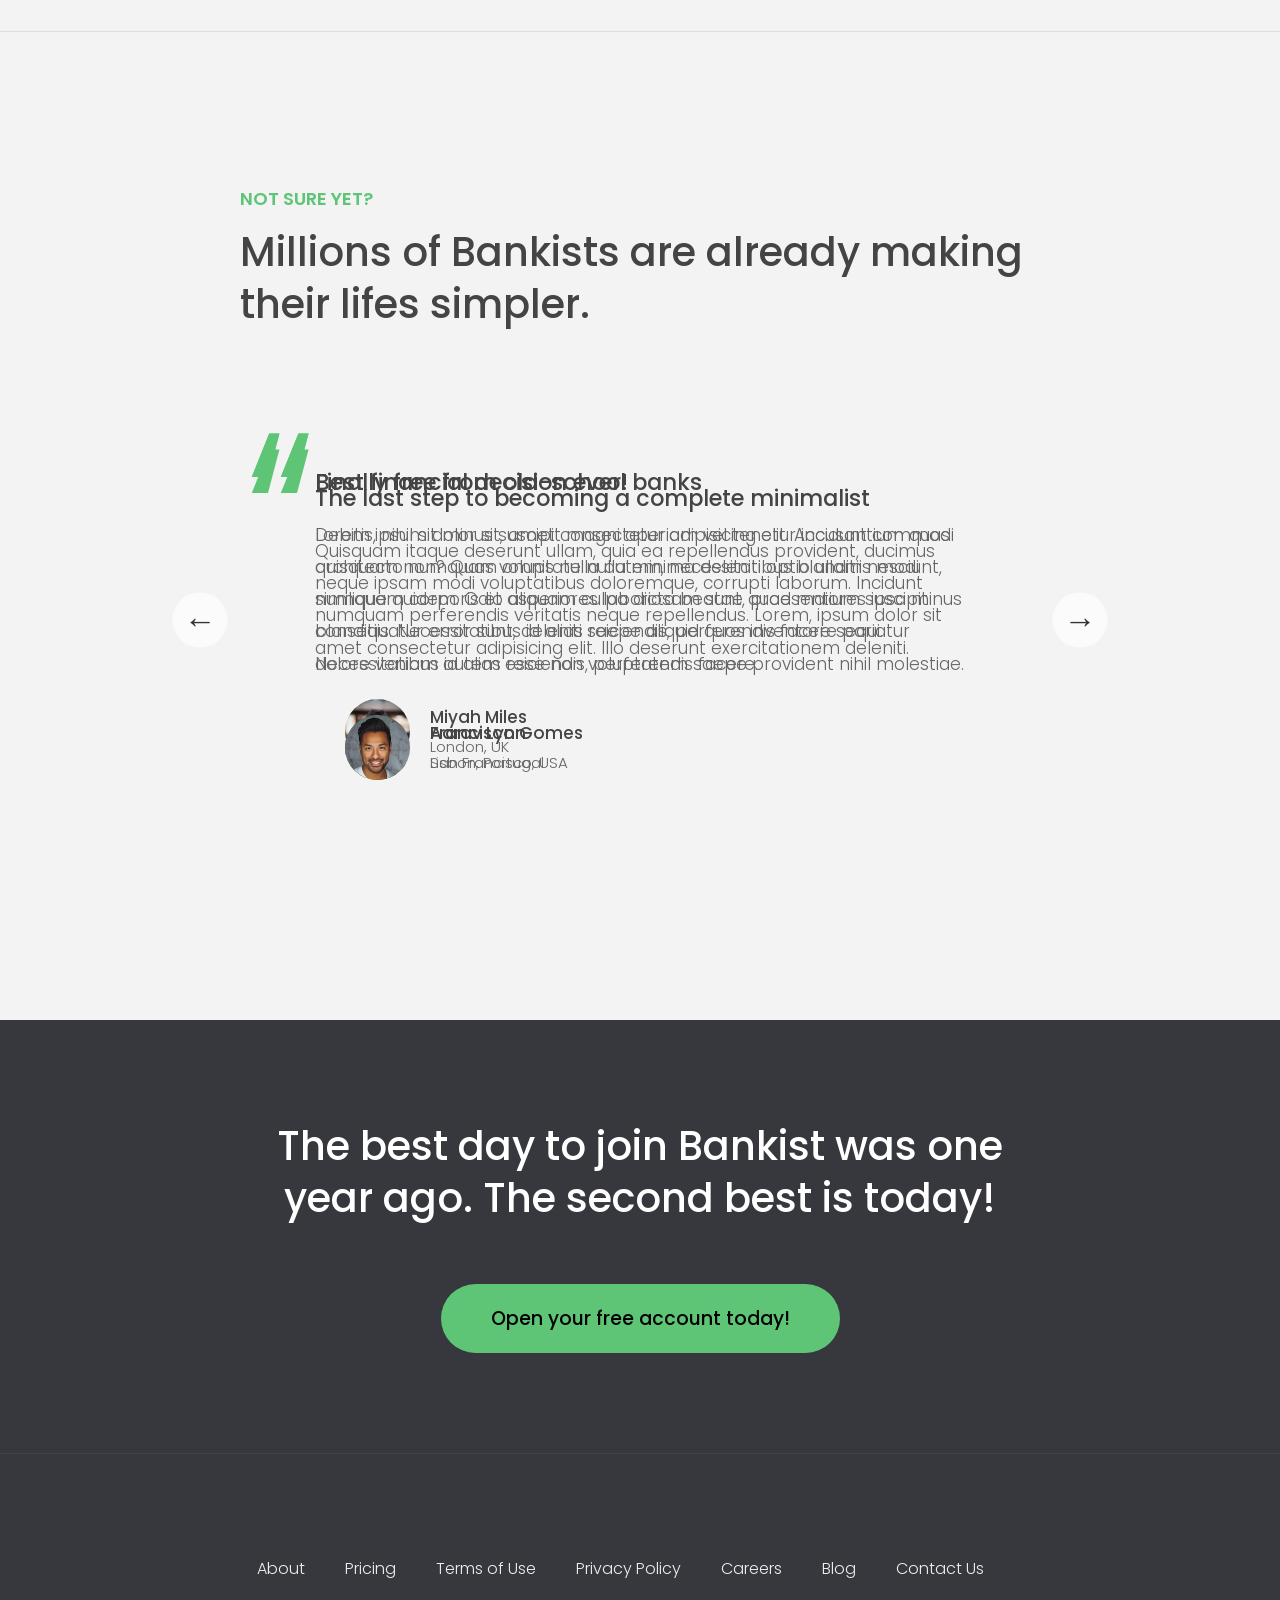
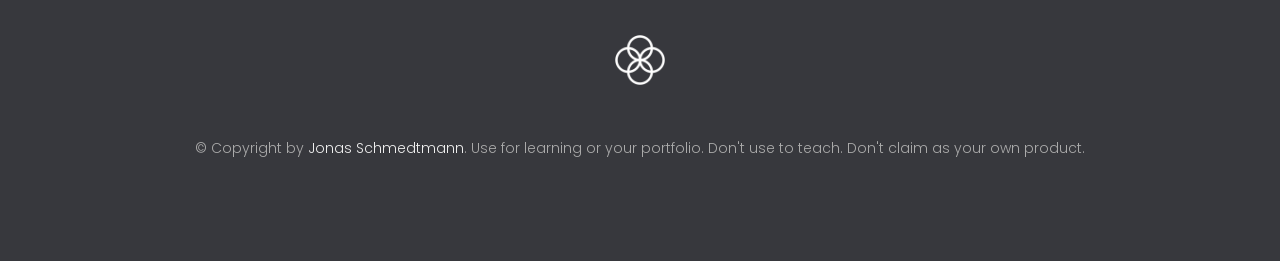
<file: 05-AdvancedDOMandEvents/eventHandler-propagation-delegation/index.html>
<!DOCTYPE html>

<html>
  <head>
    <meta charset="utf-8" />
    <meta http-equiv="X-UA-Compatible" content="IE=edge" />
    <title>Bankist Website</title>
    <meta name="description" content="" />
    <meta name="viewport" content="width=device-width, initial-scale=1" />
    <link
      href="https://fonts.googleapis.com/css?family=Poppins:300,400,500,600&display=swap"
      rel="stylesheet"
    />
    <link rel="stylesheet" href="style.css" />
  </head>
  <body>
    <!-- Header (top) section with navigation -->
    <header class="header">
      <nav class="nav">
        <img
          class="nav__logo"
          id="logo"
          src="./img/logo.png"
          alt="Bankist logo"
        />

        <ul class="nav__links">
          <li class="nav__item">
            <a class="nav__link" href="#section--1">Features</a>
          </li>
          <li class="nav__item">
            <a class="nav__link" href="#section--2">Operations</a>
          </li>
          <li class="nav__item">
            <a class="nav__link" href="#section--3">Testimonials</a>
          </li>
          <li class="nav__item">
            <a class="nav__link nav__link--btn btn--show-modal" href="#"
              >Open Account</a
            >
          </li>
        </ul>
      </nav>

      <div class="header__title">
        <h1>
          When
          <!-- Green highlight effect -->
          <span class="highlight">banking </span>meets<br />
          <span class="highlight">minimalist</span>
        </h1>

        <h4>A simpler banking experience for a simpler life.</h4>
        <button class="btn--text btn--scroll-to">Learn more &DownArrow;</button>
        <img
          class="header__img"
          src="./img/hero.png"
          alt="minimalist bank items"
        />
      </div>
    </header>

    <!-- Features -->
    <section class="section" id="section--1">
      <div class="section__title">
        <h2 class="section__description">Features</h2>
        <h3 class="section__header">
          Everything you need in a modern bank and more.
        </h3>
      </div>

      <div class="features">
        <img
          class="features__img lazy-img"
          src="./img/digital-lazy.jpg"
          data-src="./img/digital.jpg"
          alt="computer"
        />

        <div class="features__feature">
          <div class="features__icon">
            <svg>
              <use xlink:href="img/icons.svg#icon-monitor"></use>
            </svg>
          </div>
          <h5 class="features__header">100% digital bank</h5>
          <p>
            Lorem ipsum dolor sit amet consectetur adipisicing elit. Unde alias
            sint quos? Accusantium a fugiat porro reiciendis saepe quibusdam
            debitis ducimus.
          </p>
        </div>

        <div class="features__feature">
          <div class="features__icon">
            <svg>
              <use xlink:href="img/icons.svg#icon-trending-up"></use>
            </svg>
          </div>

          <h5 class="features__header">Watch your money grow</h5>
          <p>
            Nesciunt quos autem dolorum voluptates cum dolores dicta fuga
            inventore ab? Nulla incidunt eius numquam sequi iste pariatur
            quibusdam!
          </p>
        </div>
        <img
          class="features__img lazy-img"
          src="img/grow-lazy.jpg"
          data-src="img/grow.jpg"
          alt="Plant"
        />

        <img
          class="features__img lazy-img"
          src="img/card-lazy.jpg"
          data-src="img/card.jpg"
          alt="Credit card"
        />

        <div class="features__feature">
          <div class="features__icon">
            <svg>
              <use xlink:href="img/icons.svg#icon-credit-card"></use>
            </svg>
          </div>
          <h5 class="features__header">Free debit card included</h5>
          <p>
            Quasi, fugit in cumque cupiditate reprehenderit debitis animi enim
            eveniet consequatur odit quam quos possimus assumenda dicta fuga
            inventore ab.
          </p>
        </div>
      </div>
    </section>

    <!-- OPERATIONS -->
    <section class="section" id="section--2">
      <div class="section__title">
        <h2 class="section__description">Operations</h2>
        <h3 class="section__header">
          Everything as simple as possible, but no simpler.
        </h3>
      </div>

      <div class="operations">
        <div class="operations__tab-container">
          <button
            class="btn operations__tab operations__tab--1 operations__tab--active"
            data-tab="1"
          >
            <span>01</span>Instant Transfers
          </button>
          <button class="btn operations__tab operations__tab--2" data-tab="2">
            <span>02</span>Instant Loans
          </button>
          <button class="btn operations__tab operations__tab--3" data-tab="3">
            <span>03</span>Instant Closing
          </button>
        </div>
        <div
          class="operations__content operations__content--1 operations__content--active"
        >
          <div class="operations__icon operations__icon--1">
            <svg>
              <use xlink:href="img/icons.svg#icon-upload"></use>
            </svg>
          </div>
          <h5 class="operations__header">
            Tranfser money to anyone, instantly! No fees, no BS.
          </h5>
          <p>
            Lorem ipsum dolor sit amet, consectetur adipisicing elit, sed do
            eiusmod tempor incididunt ut labore et dolore magna aliqua. Ut enim
            ad minim veniam, quis nostrud exercitation ullamco laboris nisi ut
            aliquip ex ea commodo consequat.
          </p>
        </div>

        <div class="operations__content operations__content--2">
          <div class="operations__icon operations__icon--2">
            <svg>
              <use xlink:href="img/icons.svg#icon-home"></use>
            </svg>
          </div>
          <h5 class="operations__header">
            Buy a home or make your dreams come true, with instant loans.
          </h5>
          <p>
            Duis aute irure dolor in reprehenderit in voluptate velit esse
            cillum dolore eu fugiat nulla pariatur. Excepteur sint occaecat
            cupidatat non proident, sunt in culpa qui officia deserunt mollit
            anim id est laborum.
          </p>
        </div>

        <div class="operations__content operations__content--3">
          <div class="operations__icon operations__icon--3">
            <svg>
              <use xlink:href="img/icons.svg#icon-user-x"></use>
            </svg>
          </div>
          <h5 class="operations__header">
            No longer need your account? No problem! Close it instantly.
          </h5>
          <p>
            Excepteur sint occaecat cupidatat non proident, sunt in culpa qui
            officia deserunt mollit anim id est laborum. Ut enim ad minim
            veniam, quis nostrud exercitation ullamco laboris nisi ut aliquip ex
            ea commodo consequat.
          </p>
        </div>
      </div>
    </section>

    <!-- SLIDER -->
    <section class="section" id="section--3">
      <div class="section__title section__title--testimonials">
        <h2 class="section__description">Not sure yet?</h2>
        <h3 class="section__header">
          Millions of Bankists are already making their lifes simpler.
        </h3>
      </div>

      <div class="slider">
        <div class="slide slide--1">
          <div class="testimonial">
            <h5 class="testimonial__header">Best financial decision ever!</h5>
            <blockquote class="testimonial__text">
              Lorem ipsum dolor sit, amet consectetur adipisicing elit.
              Accusantium quas quisquam non? Quas voluptate nulla minima
              deleniti optio ullam nesciunt, numquam corporis et asperiores
              laboriosam sunt, praesentium suscipit blanditiis. Necessitatibus
              id alias reiciendis, perferendis facere pariatur dolore veniam
              autem esse non voluptatem saepe provident nihil molestiae.
            </blockquote>
            <address class="testimonial__author">
              <img src="img/user-1.jpg" alt="" class="testimonial__photo" />
              <h6 class="testimonial__name">Aarav Lynn</h6>
              <p class="testimonial__location">San Francisco, USA</p>
            </address>
          </div>
        </div>

        <div class="slide slide--2">
          <div class="testimonial">
            <h5 class="testimonial__header">
              The last step to becoming a complete minimalist
            </h5>
            <blockquote class="testimonial__text">
              Quisquam itaque deserunt ullam, quia ea repellendus provident,
              ducimus neque ipsam modi voluptatibus doloremque, corrupti
              laborum. Incidunt numquam perferendis veritatis neque repellendus.
              Lorem, ipsum dolor sit amet consectetur adipisicing elit. Illo
              deserunt exercitationem deleniti.
            </blockquote>
            <address class="testimonial__author">
              <img src="img/user-2.jpg" alt="" class="testimonial__photo" />
              <h6 class="testimonial__name">Miyah Miles</h6>
              <p class="testimonial__location">London, UK</p>
            </address>
          </div>
        </div>

        <div class="slide slide--3">
          <div class="testimonial">
            <h5 class="testimonial__header">
              Finally free from old-school banks
            </h5>
            <blockquote class="testimonial__text">
              Debitis, nihil sit minus suscipit magni aperiam vel tenetur
              incidunt commodi architecto numquam omnis nulla autem,
              necessitatibus blanditiis modi similique quidem. Odio aliquam
              culpa dicta beatae quod maiores ipsa minus consequatur error sunt,
              deleniti saepe aliquid quos inventore sequi. Necessitatibus id
              alias reiciendis, perferendis facere.
            </blockquote>
            <address class="testimonial__author">
              <img src="img/user-3.jpg" alt="" class="testimonial__photo" />
              <h6 class="testimonial__name">Francisco Gomes</h6>
              <p class="testimonial__location">Lisbon, Portugal</p>
            </address>
          </div>
        </div>

        <!-- <div class="slide"><img src="img/img-1.jpg" alt="Photo 1" /></div>
        <div class="slide"><img src="img/img-2.jpg" alt="Photo 2" /></div>
        <div class="slide"><img src="img/img-3.jpg" alt="Photo 3" /></div>
        <div class="slide"><img src="img/img-4.jpg" alt="Photo 4" /></div> -->
        <button class="slider__btn slider__btn--left">&larr;</button>
        <button class="slider__btn slider__btn--right">&rarr;</button>
        <div class="dots"></div>
      </div>
    </section>


    <!-- SIGN UP -->
    <section class="section section--sign-up">
      <div class="section__title">
        <h3 class="section__header">
          The best day to join Bankist was one year ago. The second best is
          today!
        </h3>
      </div>
      <button class="btn btn--show-modal">Open your free account today!</button>
    </section>

    <!-- Footer -->
    <footer class="footer">
      <ul class="footer__nav">
        <li class="footer__item">
          <a class="footer__link" href="#">About</a>
        </li>
        <li class="footer__item">
          <a class="footer__link" href="#">Pricing</a>
        </li>
        <li class="footer__item">
          <a class="footer__link" href="#">Terms of Use</a>
        </li>
        <li class="footer__item">
          <a class="footer__link" href="#">Privacy Policy</a>
        </li>
        <li class="footer__item">
          <a class="footer__link" href="#">Careers</a>
        </li>
        <li class="footer__item">
          <a class="footer__link" href="#">Blog</a>
        </li>
        <li class="footer__item">
          <a class="footer__link" href="#">Contact Us</a>
        </li>
      </ul>
      <img src="img/icon.png" alt="Logo" class="footer__logo" />
      <p class="footer__copyright">
        &copy; Copyright by
        <a
          class="footer__link twitter-link"
          target="_blank"
          href="https://twitter.com/jonasschmedtman"
          >Jonas Schmedtmann</a
        >. Use for learning or your portfolio. Don't use to teach. Don't claim
        as your own product.
      </p>
    </footer>

    <!-- modal window in header nav  button -->
    <div class="modal hidden">
      <button class="btn--close-modal">&times;</button>
      <h2 class="modal__header">
        Open your bank account <br />
        in just <span class="highlight">5 minutes</span>
      </h2>
      <form class="modal__form">
        <label>First Name</label>
        <input type="text" />
        <label>Last Name</label>
        <input type="text" />
        <label>Email Address</label>
        <input type="email" />
        <button class="btn">Next step &rarr;</button>
      </form>
    </div>
    <div class="overlay hidden"></div>

    <script src="events.js" async defer></script>
  </body>
</html>
</file>
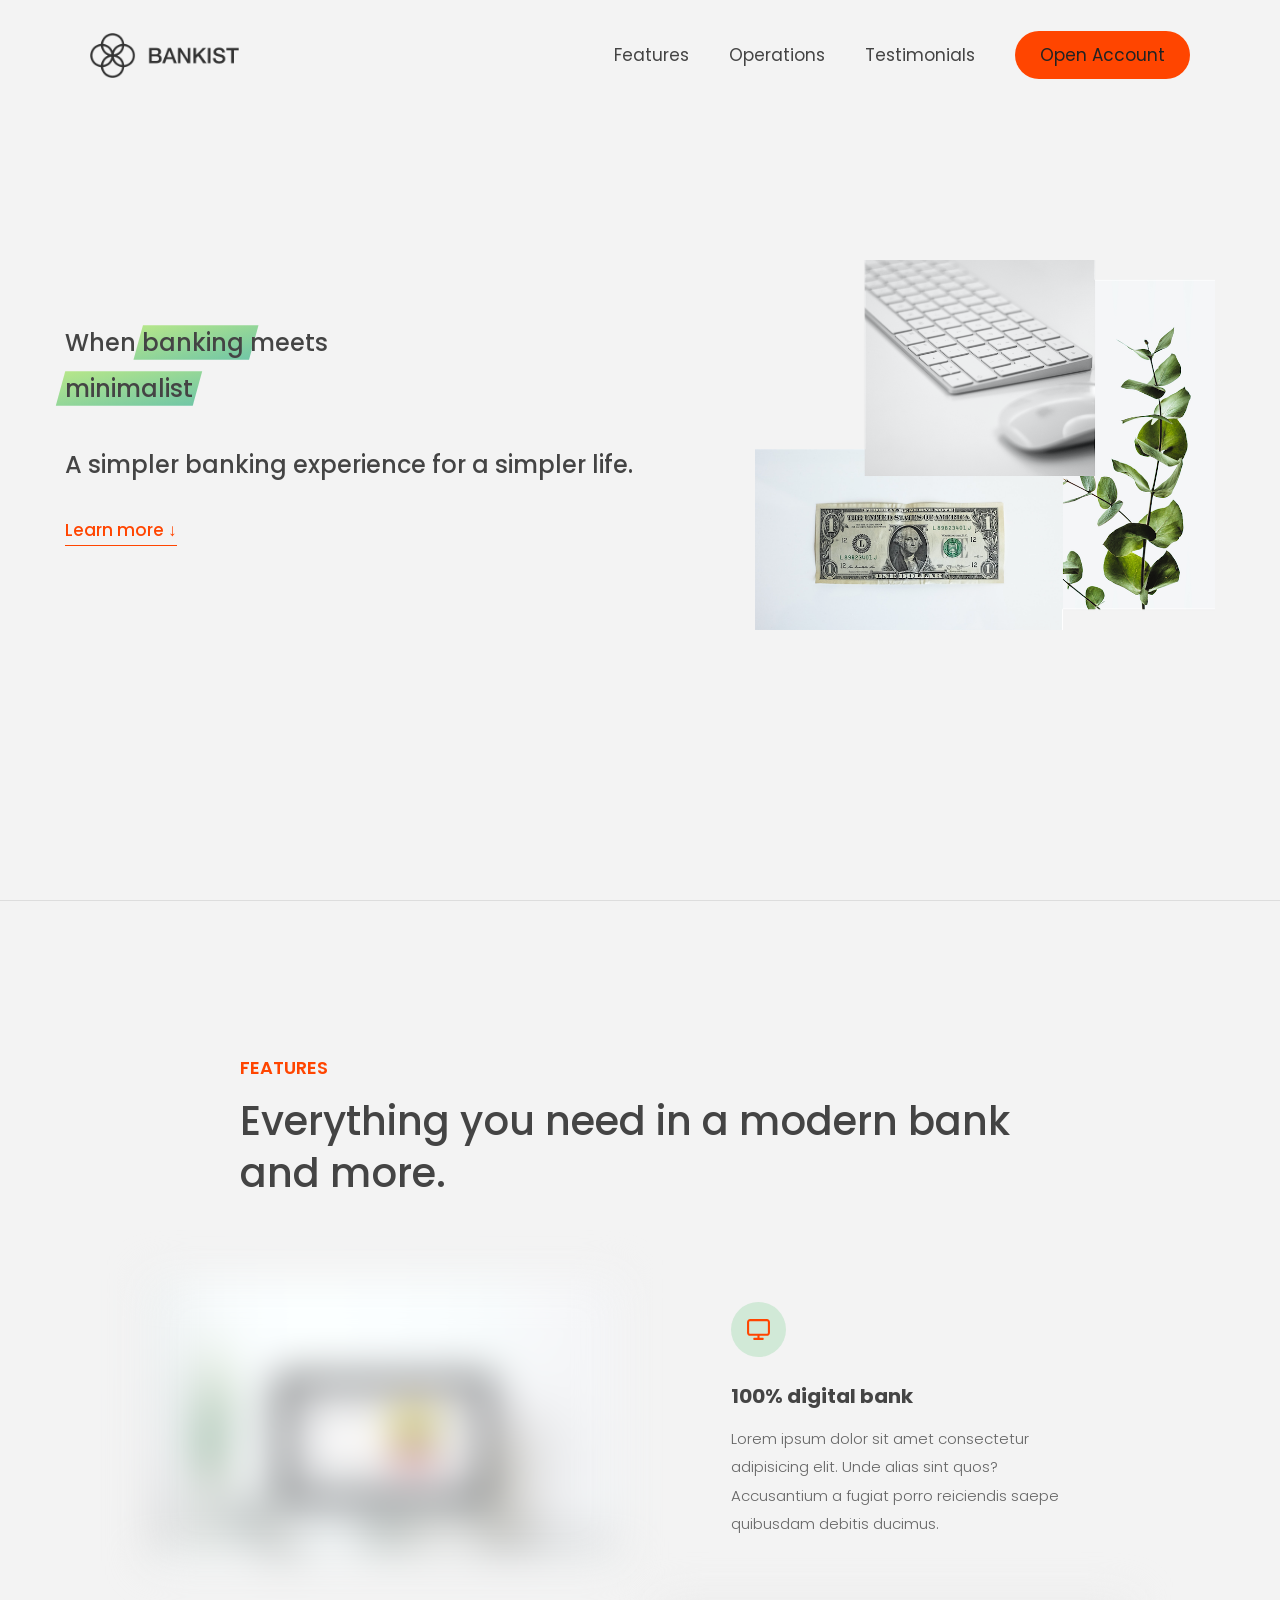
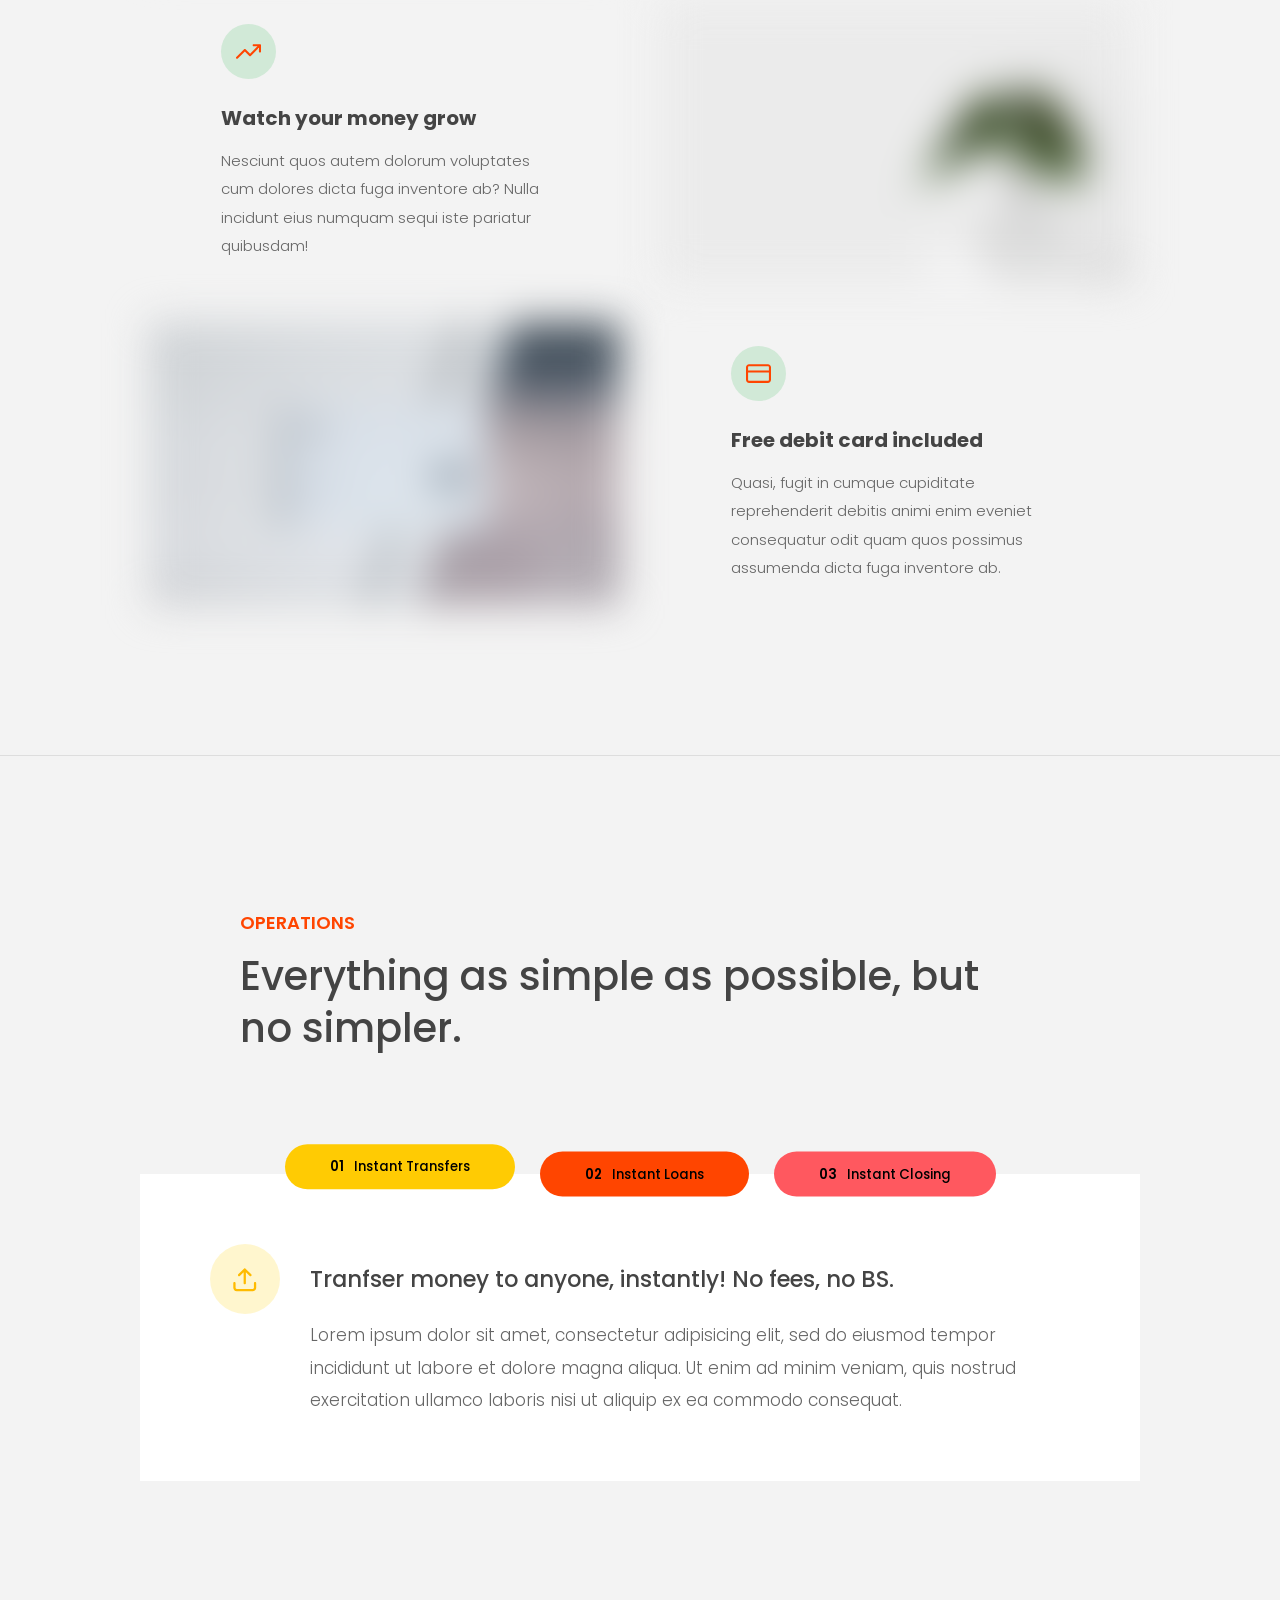
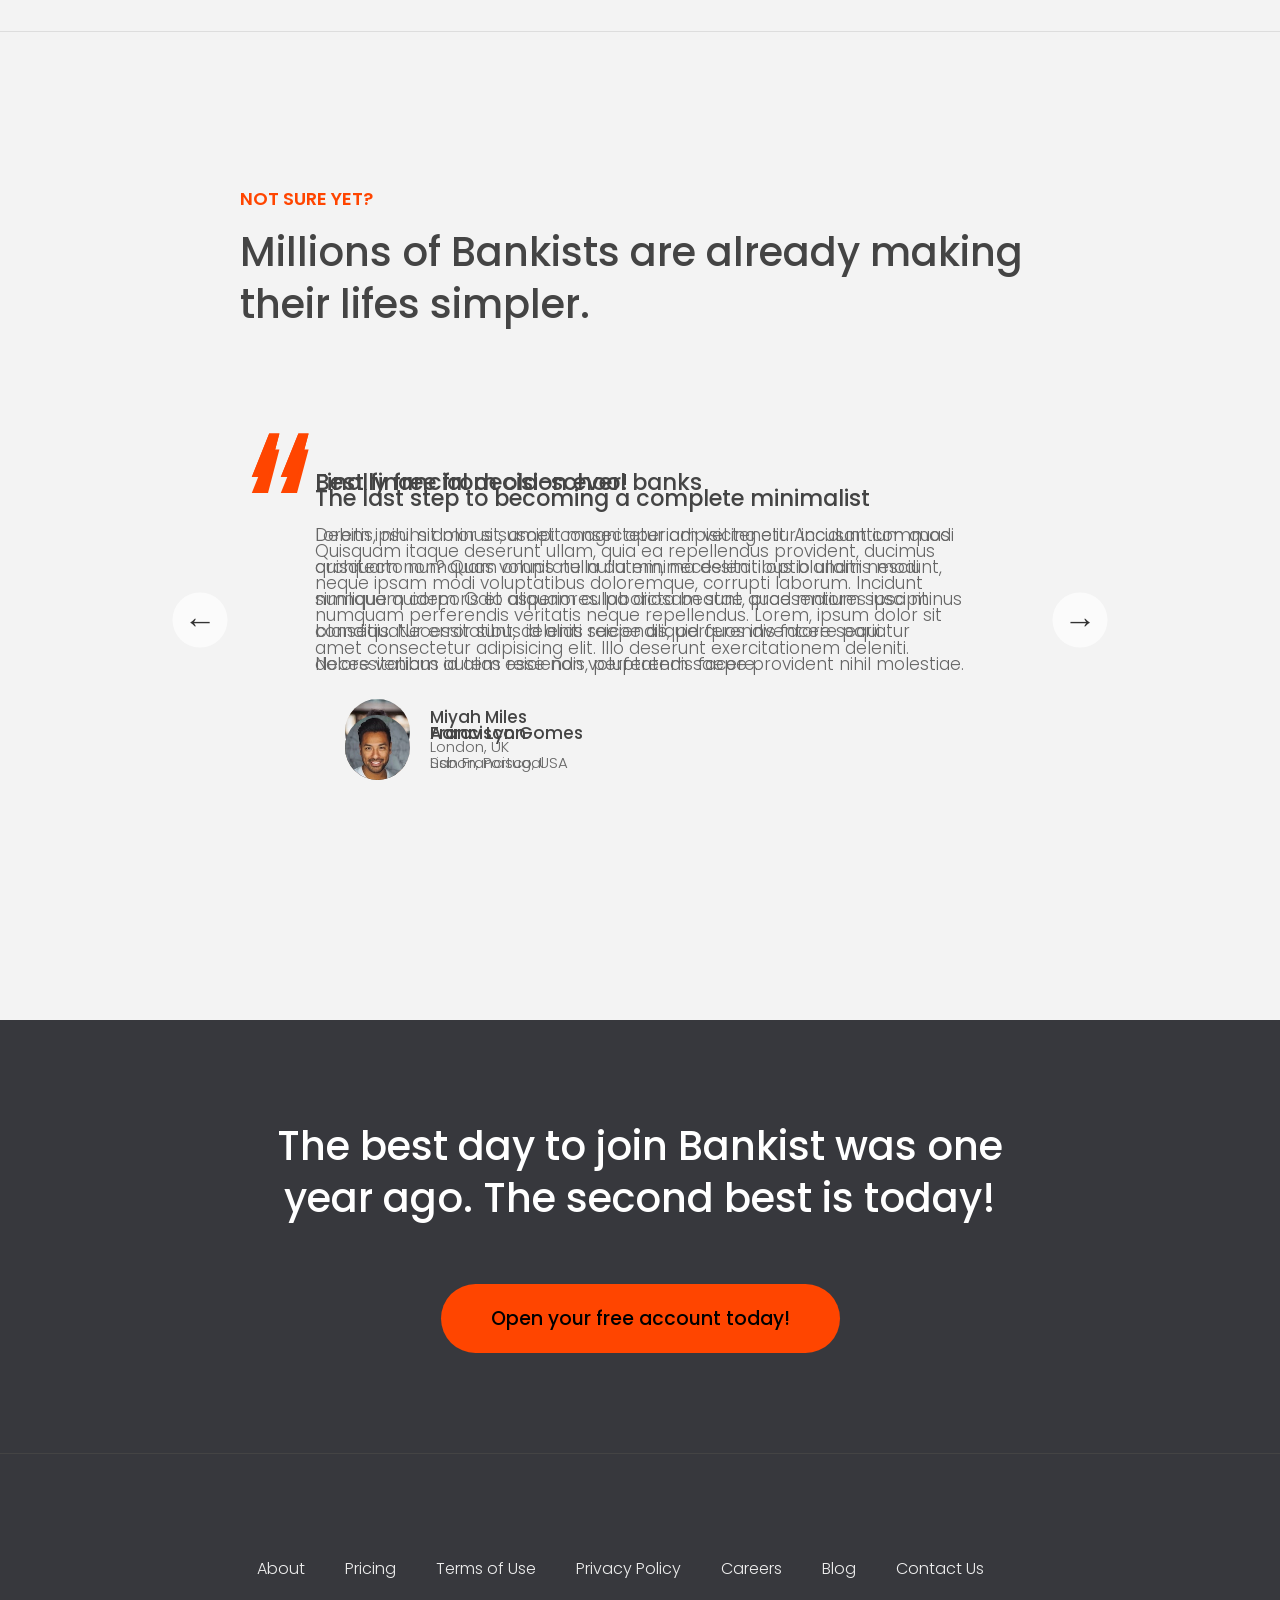
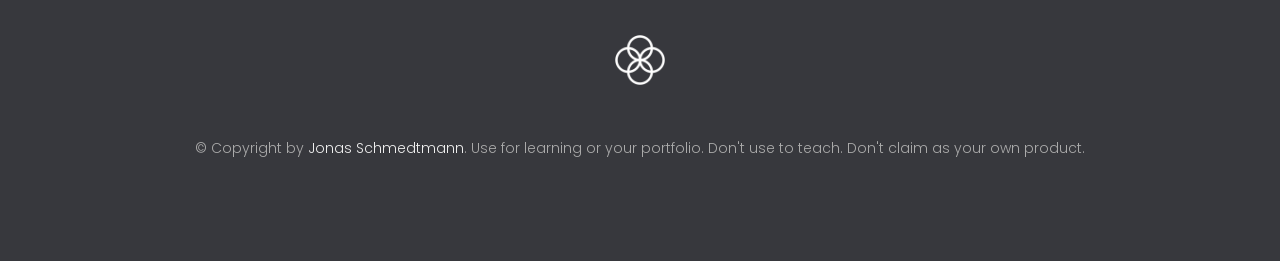
<file: 05-AdvancedDOMandEvents/select-create-styles-attributes-classes/index.html>
<!DOCTYPE html>

<html>
  <head>
    <meta charset="utf-8" />
    <meta http-equiv="X-UA-Compatible" content="IE=edge" />
    <title>Bankist Website</title>
    <meta name="description" content="" />
    <meta name="viewport" content="width=device-width, initial-scale=1" />
    <link
      href="https://fonts.googleapis.com/css?family=Poppins:300,400,500,600&display=swap"
      rel="stylesheet"
    />
    <link rel="stylesheet" href="style.css" />
  </head>
  <body>
    <!-- Header (top) section with navigation -->
    <header class="header">
      <nav class="nav">
        <img
          class="nav__logo"
          id="logo"
          src="./img/logo.png"
          alt="Bankist logo"
        />

        <ul class="nav__links">
          <li class="nav__item">
            <a class="nav__link" href="#section--1">Features</a>
          </li>
          <li class="nav__item">
            <a class="nav__link" href="#section--2">Operations</a>
          </li>
          <li class="nav__item">
            <a class="nav__link" href="#section--3">Testimonials</a>
          </li>
          <li class="nav__item">
            <a class="nav__link nav__link--btn btn--show-modal" href="#"
              >Open Account</a
            >
          </li>
        </ul>
      </nav>

      <div class="header__title">
        <h1>
          When
          <!-- Green highlight effect -->
          <span class="highlight">banking </span>meets<br />
          <span class="highlight">minimalist</span>
        </h1>

        <h4>A simpler banking experience for a simpler life.</h4>
        <button class="btn--text btn--scroll-to">Learn more &DownArrow;</button>
        <img
          class="header__img"
          src="./img/hero.png"
          alt="minimalist bank items"
        />
      </div>
    </header>

    <!-- Features -->
    <section class="section" id="section--1">
      <div class="section__title">
        <h2 class="section__description">Features</h2>
        <h3 class="section__header">
          Everything you need in a modern bank and more.
        </h3>
      </div>

      <div class="features">
        <img
          class="features__img lazy-img"
          src="./img/digital-lazy.jpg"
          data-src="./img/digital.jpg"
          alt="computer"
        />

        <div class="features__feature">
          <div class="features__icon">
            <svg>
              <use xlink:href="img/icons.svg#icon-monitor"></use>
            </svg>
          </div>
          <h5 class="features__header">100% digital bank</h5>
          <p>
            Lorem ipsum dolor sit amet consectetur adipisicing elit. Unde alias
            sint quos? Accusantium a fugiat porro reiciendis saepe quibusdam
            debitis ducimus.
          </p>
        </div>

        <div class="features__feature">
          <div class="features__icon">
            <svg>
              <use xlink:href="img/icons.svg#icon-trending-up"></use>
            </svg>
          </div>

          <h5 class="features__header">Watch your money grow</h5>
          <p>
            Nesciunt quos autem dolorum voluptates cum dolores dicta fuga
            inventore ab? Nulla incidunt eius numquam sequi iste pariatur
            quibusdam!
          </p>
        </div>
        <img
          class="features__img lazy-img"
          src="img/grow-lazy.jpg"
          data-src="img/grow.jpg"
          alt="Plant"
        />

        <img
          class="features__img lazy-img"
          src="img/card-lazy.jpg"
          data-src="img/card.jpg"
          alt="Credit card"
        />

        <div class="features__feature">
          <div class="features__icon">
            <svg>
              <use xlink:href="img/icons.svg#icon-credit-card"></use>
            </svg>
          </div>
          <h5 class="features__header">Free debit card included</h5>
          <p>
            Quasi, fugit in cumque cupiditate reprehenderit debitis animi enim
            eveniet consequatur odit quam quos possimus assumenda dicta fuga
            inventore ab.
          </p>
        </div>
      </div>
    </section>

    <!-- OPERATIONS -->
    <section class="section" id="section--2">
      <div class="section__title">
        <h2 class="section__description">Operations</h2>
        <h3 class="section__header">
          Everything as simple as possible, but no simpler.
        </h3>
      </div>

      <div class="operations">
        <div class="operations__tab-container">
          <button
            class="btn operations__tab operations__tab--1 operations__tab--active"
            data-tab="1"
          >
            <span>01</span>Instant Transfers
          </button>
          <button class="btn operations__tab operations__tab--2" data-tab="2">
            <span>02</span>Instant Loans
          </button>
          <button class="btn operations__tab operations__tab--3" data-tab="3">
            <span>03</span>Instant Closing
          </button>
        </div>
        <div
          class="operations__content operations__content--1 operations__content--active"
        >
          <div class="operations__icon operations__icon--1">
            <svg>
              <use xlink:href="img/icons.svg#icon-upload"></use>
            </svg>
          </div>
          <h5 class="operations__header">
            Tranfser money to anyone, instantly! No fees, no BS.
          </h5>
          <p>
            Lorem ipsum dolor sit amet, consectetur adipisicing elit, sed do
            eiusmod tempor incididunt ut labore et dolore magna aliqua. Ut enim
            ad minim veniam, quis nostrud exercitation ullamco laboris nisi ut
            aliquip ex ea commodo consequat.
          </p>
        </div>

        <div class="operations__content operations__content--2">
          <div class="operations__icon operations__icon--2">
            <svg>
              <use xlink:href="img/icons.svg#icon-home"></use>
            </svg>
          </div>
          <h5 class="operations__header">
            Buy a home or make your dreams come true, with instant loans.
          </h5>
          <p>
            Duis aute irure dolor in reprehenderit in voluptate velit esse
            cillum dolore eu fugiat nulla pariatur. Excepteur sint occaecat
            cupidatat non proident, sunt in culpa qui officia deserunt mollit
            anim id est laborum.
          </p>
        </div>

        <div class="operations__content operations__content--3">
          <div class="operations__icon operations__icon--3">
            <svg>
              <use xlink:href="img/icons.svg#icon-user-x"></use>
            </svg>
          </div>
          <h5 class="operations__header">
            No longer need your account? No problem! Close it instantly.
          </h5>
          <p>
            Excepteur sint occaecat cupidatat non proident, sunt in culpa qui
            officia deserunt mollit anim id est laborum. Ut enim ad minim
            veniam, quis nostrud exercitation ullamco laboris nisi ut aliquip ex
            ea commodo consequat.
          </p>
        </div>
      </div>
    </section>

    <!-- SLIDER -->
    <section class="section" id="section--3">
      <div class="section__title section__title--testimonials">
        <h2 class="section__description">Not sure yet?</h2>
        <h3 class="section__header">
          Millions of Bankists are already making their lifes simpler.
        </h3>
      </div>

      <div class="slider">
        <div class="slide slide--1">
          <div class="testimonial">
            <h5 class="testimonial__header">Best financial decision ever!</h5>
            <blockquote class="testimonial__text">
              Lorem ipsum dolor sit, amet consectetur adipisicing elit.
              Accusantium quas quisquam non? Quas voluptate nulla minima
              deleniti optio ullam nesciunt, numquam corporis et asperiores
              laboriosam sunt, praesentium suscipit blanditiis. Necessitatibus
              id alias reiciendis, perferendis facere pariatur dolore veniam
              autem esse non voluptatem saepe provident nihil molestiae.
            </blockquote>
            <address class="testimonial__author">
              <img src="img/user-1.jpg" alt="" class="testimonial__photo" />
              <h6 class="testimonial__name">Aarav Lynn</h6>
              <p class="testimonial__location">San Francisco, USA</p>
            </address>
          </div>
        </div>

        <div class="slide slide--2">
          <div class="testimonial">
            <h5 class="testimonial__header">
              The last step to becoming a complete minimalist
            </h5>
            <blockquote class="testimonial__text">
              Quisquam itaque deserunt ullam, quia ea repellendus provident,
              ducimus neque ipsam modi voluptatibus doloremque, corrupti
              laborum. Incidunt numquam perferendis veritatis neque repellendus.
              Lorem, ipsum dolor sit amet consectetur adipisicing elit. Illo
              deserunt exercitationem deleniti.
            </blockquote>
            <address class="testimonial__author">
              <img src="img/user-2.jpg" alt="" class="testimonial__photo" />
              <h6 class="testimonial__name">Miyah Miles</h6>
              <p class="testimonial__location">London, UK</p>
            </address>
          </div>
        </div>

        <div class="slide slide--3">
          <div class="testimonial">
            <h5 class="testimonial__header">
              Finally free from old-school banks
            </h5>
            <blockquote class="testimonial__text">
              Debitis, nihil sit minus suscipit magni aperiam vel tenetur
              incidunt commodi architecto numquam omnis nulla autem,
              necessitatibus blanditiis modi similique quidem. Odio aliquam
              culpa dicta beatae quod maiores ipsa minus consequatur error sunt,
              deleniti saepe aliquid quos inventore sequi. Necessitatibus id
              alias reiciendis, perferendis facere.
            </blockquote>
            <address class="testimonial__author">
              <img src="img/user-3.jpg" alt="" class="testimonial__photo" />
              <h6 class="testimonial__name">Francisco Gomes</h6>
              <p class="testimonial__location">Lisbon, Portugal</p>
            </address>
          </div>
        </div>

        <!-- <div class="slide"><img src="img/img-1.jpg" alt="Photo 1" /></div>
        <div class="slide"><img src="img/img-2.jpg" alt="Photo 2" /></div>
        <div class="slide"><img src="img/img-3.jpg" alt="Photo 3" /></div>
        <div class="slide"><img src="img/img-4.jpg" alt="Photo 4" /></div> -->
        <button class="slider__btn slider__btn--left">&larr;</button>
        <button class="slider__btn slider__btn--right">&rarr;</button>
        <div class="dots"></div>
      </div>
    </section>


    <!-- SIGN UP -->
    <section class="section section--sign-up">
      <div class="section__title">
        <h3 class="section__header">
          The best day to join Bankist was one year ago. The second best is
          today!
        </h3>
      </div>
      <button class="btn btn--show-modal">Open your free account today!</button>
    </section>

    <!-- Footer -->
    <footer class="footer">
      <ul class="footer__nav">
        <li class="footer__item">
          <a class="footer__link" href="#">About</a>
        </li>
        <li class="footer__item">
          <a class="footer__link" href="#">Pricing</a>
        </li>
        <li class="footer__item">
          <a class="footer__link" href="#">Terms of Use</a>
        </li>
        <li class="footer__item">
          <a class="footer__link" href="#">Privacy Policy</a>
        </li>
        <li class="footer__item">
          <a class="footer__link" href="#">Careers</a>
        </li>
        <li class="footer__item">
          <a class="footer__link" href="#">Blog</a>
        </li>
        <li class="footer__item">
          <a class="footer__link" href="#">Contact Us</a>
        </li>
      </ul>
      <img src="img/icon.png" alt="Logo" class="footer__logo" />
      <p class="footer__copyright">
        &copy; Copyright by
        <a
          class="footer__link twitter-link"
          target="_blank"
          href="https://twitter.com/jonasschmedtman"
          >Jonas Schmedtmann</a
        >. Use for learning or your portfolio. Don't use to teach. Don't claim
        as your own product.
      </p>
    </footer>

    <!-- modal window in header nav  button -->
    <div class="modal hidden">
      <button class="btn--close-modal">&times;</button>
      <h2 class="modal__header">
        Open your bank account <br />
        in just <span class="highlight">5 minutes</span>
      </h2>
      <form class="modal__form">
        <label>First Name</label>
        <input type="text" />
        <label>Last Name</label>
        <input type="text" />
        <label>Email Address</label>
        <input type="email" />
        <button class="btn">Next step &rarr;</button>
      </form>
    </div>
    <div class="overlay hidden"></div>

    <script src="select-create-attributes-classes.js" async defer></script>
  </body>
</html>
</file>
<file: 08-AsynchronousJavaScript-Promises,AsyncAwaitAndAJAX/style.css>
* {
  margin: 0;
  padding: 0;
  box-sizing: inherit;
}

html {
  font-size: 62.5%;
  box-sizing: border-box;
}

body {
  font-family: system-ui;
  color: #555;
  background-color: #f7f7f7;
  min-height: 100vh;

  display: flex;
  align-items: center;
  justify-content: center;
}

.container {
  display: flex;
  flex-flow: column;
  align-items: center;
}

.countries {
  /* margin-bottom: 8rem; */
  display: flex;

  font-size: 2rem;
  opacity: 0;
  transition: opacity 1s;
}

.country {
  
  background-color: #fff;
  box-shadow: 0 2rem 5rem 1rem rgba(0, 0, 0, 0.1);
  font-size: 1.8rem;
  width: 30rem;
  border-radius: 0.7rem;
  margin: 0 3rem;
  /* overflow: hidden; */
}

.neighbour::before {
  content: 'Neighbour country';
  width: 100%;
  position: absolute;
  top: -4rem;

  text-align: center;
  font-size: 1.8rem;
  font-weight: 600;
  text-transform: uppercase;
  color: #888;
}

.neighbour {
  transform: scale(0.8) translateY(1rem);
  margin-left: 0;
}

.country__img {
  width: 30rem;
  height: 17rem;
  object-fit: cover;
  background-color: #eee;
  border-top-left-radius: 0.7rem;
  border-top-right-radius: 0.7rem;
}

.country__data {
  padding: 2.5rem 3.75rem 3rem 3.75rem;
}

.country__name {
  font-size: 2.7rem;
  margin-bottom: 0.7rem;
}

.country__region {
  font-size: 1.4rem;
  margin-bottom: 2.5rem;
  text-transform: uppercase;
  color: #888;
}

.country__row:not(:last-child) {
  margin-bottom: 1rem;
}

.country__row span {
  display: inline-block;
  margin-right: 2rem;
  font-size: 2.4rem;
}

.btn-country {
  border: none;
  font-size: 2rem;
  padding: 2rem 5rem;
  border-radius: 0.7rem;
  color: white;
  background-color: orangered;
  cursor: pointer;
}

.images {
  display: flex;
}

.images img {
  display: block;
  width: 80rem;
  margin: 4rem;
}

.images img.parallel {
  width: 40rem;
  margin: 2rem;
  border: 3rem solid white;
  box-shadow: 0 2rem 5rem 1rem rgba(0, 0, 0, 0.1);
}
</file>
<file: 03.Arrays/04-Bankist/style.css>
* {
  margin: 0;
  padding: 0;
  box-sizing: inherit;
}

html {
  font-size: 62.5%;
  box-sizing: border-box;
}

body {
  font-family: 'Poppins', sans-serif;
  color: #444;
  background-color: #f3f3f3;
  height: 100vh;
  padding: 2rem;
}

nav {
  display: flex;
  justify-content: space-between;
  align-items: center;
  padding: 0 2rem;
}

.welcome {
  font-size: 1.9rem;
  font-weight: 500;
}

.logo {
  height: 5.25rem;
}

.login {
  display: flex;
}

.login__input {
  border: none;
  padding: 0.5rem 2rem;
  font-size: 1.6rem;
  font-family: inherit;
  text-align: center;
  width: 12rem;
  border-radius: 10rem;
  margin-right: 1rem;
  color: inherit;
  border: 1px solid #fff;
  transition: all 0.3s;
}

.login__input:focus {
  outline: none;
  border: 1px solid #ccc;
}

.login__input::placeholder {
  color: #bbb;
}

.login__btn {
  border: none;
  background: none;
  font-size: 2.2rem;
  color: inherit;
  cursor: pointer;
  transition: all 0.3s;
}

.login__btn:hover,
.login__btn:focus,
.btn--sort:hover,
.btn--sort:focus {
  outline: none;
  color: #777;
}

/* MAIN */
.app {
  position: relative;
  max-width: 100rem;
  margin: 4rem auto;
  display: grid;
  grid-template-columns: 4fr 3fr;
  grid-template-rows: auto repeat(3, 15rem) auto;
  gap: 2rem;

  /* NOTE This creates the fade in/out anumation */
  opacity: 0;
  transition: all 1s;
}

.balance {
  grid-column: 1 / span 2;
  display: flex;
  align-items: flex-end;
  justify-content: space-between;
  margin-bottom: 2rem;
}

.balance__label {
  font-size: 2.2rem;
  font-weight: 500;
  margin-bottom: -0.2rem;
}

.balance__date {
  font-size: 1.4rem;
  color: #888;
}

.balance__value {
  font-size: 4.5rem;
  font-weight: 400;
}

/* MOVEMENTS */
.movements {
  grid-row: 2 / span 3;
  background-color: #fff;
  border-radius: 1rem;
  overflow: scroll;
}

.movements__row {
  padding: 2.25rem 4rem;
  display: flex;
  align-items: center;
  border-bottom: 1px solid #eee;
}

.movements__type {
  font-size: 1.1rem;
  text-transform: uppercase;
  font-weight: 500;
  color: #fff;
  padding: 0.1rem 1rem;
  border-radius: 10rem;
  margin-right: 2rem;
}

.movements__date {
  font-size: 1.1rem;
  text-transform: uppercase;
  font-weight: 500;
  color: #666;
}

.movements__type--deposit {
  background-image: linear-gradient(to top left, #39b385, #9be15d);
}

.movements__type--withdrawal {
  background-image: linear-gradient(to top left, #e52a5a, #ff585f);
}

.movements__value {
  font-size: 1.7rem;
  margin-left: auto;
}

/* SUMMARY */
.summary {
  grid-row: 5 / 6;
  display: flex;
  align-items: baseline;
  padding: 0 0.3rem;
  margin-top: 1rem;
}

.summary__label {
  font-size: 1.2rem;
  font-weight: 500;
  text-transform: uppercase;
  margin-right: 0.8rem;
}

.summary__value {
  font-size: 2.2rem;
  margin-right: 2.5rem;
}

.summary__value--in,
.summary__value--interest {
  color: #66c873;
}

.summary__value--out {
  color: #f5465d;
}

.btn--sort {
  margin-left: auto;
  border: none;
  background: none;
  font-size: 1.3rem;
  font-weight: 500;
  cursor: pointer;
}

/* OPERATIONS */
.operation {
  border-radius: 1rem;
  padding: 3rem 4rem;
  color: #333;
}

.operation--transfer {
  background-image: linear-gradient(to top left, #ffb003, #ffcb03);
}

.operation--loan {
  background-image: linear-gradient(to top left, #39b385, #9be15d);
}

.operation--close {
  background-image: linear-gradient(to top left, #e52a5a, #ff585f);
}

h2 {
  margin-bottom: 1.5rem;
  font-size: 1.7rem;
  font-weight: 600;
  color: #333;
}

.form {
  display: grid;
  grid-template-columns: 2.5fr 2.5fr 1fr;
  grid-template-rows: auto auto;
  gap: 0.4rem 1rem;
}

/* Exceptions for interst */
.form.form--loan {
  grid-template-columns: 2.5fr 1fr 2.5fr;
}
.form__label--loan {
  grid-row: 2;
}
/* End exceptions */

.form__input {
  width: 100%;
  border: none;
  background-color: rgba(255, 255, 255, 0.4);
  font-family: inherit;
  font-size: 1.5rem;
  text-align: center;
  color: #333;
  padding: 0.3rem 1rem;
  border-radius: 0.7rem;
  transition: all 0.3s;
}

.form__input:focus {
  outline: none;
  background-color: rgba(255, 255, 255, 0.6);
}

.form__label {
  font-size: 1.3rem;
  text-align: center;
}

.form__btn {
  border: none;
  border-radius: 0.7rem;
  font-size: 1.8rem;
  background-color: #fff;
  cursor: pointer;
  transition: all 0.3s;
}

.form__btn:focus {
  outline: none;
  background-color: rgba(255, 255, 255, 0.8);
}

.logout-timer {
  padding: 0 0.3rem;
  margin-top: 1.9rem;
  text-align: right;
  font-size: 1.25rem;
}

.timer {
  font-weight: 600;
}
</file>
<file: 04.NumbersDatesIntAndTimers/bankist/style.css>
* {
  margin: 0;
  padding: 0;
  box-sizing: inherit;
}

html {
  font-size: 62.5%;
  box-sizing: border-box;
}

body {
  font-family: 'Poppins', sans-serif;
  color: #444;
  background-color: #f3f3f3;
  height: 100vh;
  padding: 2rem;
}

nav {
  display: flex;
  justify-content: space-between;
  align-items: center;
  padding: 0 2rem;
}

.welcome {
  font-size: 1.9rem;
  font-weight: 500;
}

.logo {
  height: 5.25rem;
}

.login {
  display: flex;
}

.login__input {
  border: none;
  padding: 0.5rem 2rem;
  font-size: 1.6rem;
  font-family: inherit;
  text-align: center;
  width: 12rem;
  border-radius: 10rem;
  margin-right: 1rem;
  color: inherit;
  border: 1px solid #fff;
  transition: all 0.3s;
}

.login__input:focus {
  outline: none;
  border: 1px solid #ccc;
}

.login__input::placeholder {
  color: #bbb;
}

.login__btn {
  border: none;
  background: none;
  font-size: 2.2rem;
  color: inherit;
  cursor: pointer;
  transition: all 0.3s;
}

.login__btn:hover,
.login__btn:focus,
.btn--sort:hover,
.btn--sort:focus {
  outline: none;
  color: #777;
}

/* MAIN */
.app {
  position: relative;
  max-width: 100rem;
  margin: 4rem auto;
  display: grid;
  grid-template-columns: 4fr 3fr;
  grid-template-rows: auto repeat(3, 15rem) auto;
  gap: 2rem;

  /* NOTE This creates the fade in/out anumation */
  opacity: 0;
  transition: all 1s;
}

.balance {
  grid-column: 1 / span 2;
  display: flex;
  align-items: flex-end;
  justify-content: space-between;
  margin-bottom: 2rem;
}

.balance__label {
  font-size: 2.2rem;
  font-weight: 500;
  margin-bottom: -0.2rem;
}

.balance__date {
  font-size: 1.4rem;
  color: #888;
}

.balance__value {
  font-size: 4.5rem;
  font-weight: 400;
}

/* MOVEMENTS */
.movements {
  grid-row: 2 / span 3;
  background-color: #fff;
  border-radius: 1rem;
  overflow: scroll;
}

.movements__row {
  padding: 2.25rem 4rem;
  display: flex;
  align-items: center;
  border-bottom: 1px solid #eee;
}

.movements__type {
  font-size: 1.1rem;
  text-transform: uppercase;
  font-weight: 500;
  color: #fff;
  padding: 0.1rem 1rem;
  border-radius: 10rem;
  margin-right: 2rem;
}

.movements__date {
  font-size: 1.1rem;
  text-transform: uppercase;
  font-weight: 500;
  color: #666;
}

.movements__type--deposit {
  background-image: linear-gradient(to top left, #39b385, #9be15d);
}

.movements__type--withdrawal {
  background-image: linear-gradient(to top left, #e52a5a, #ff585f);
}

.movements__value {
  font-size: 1.7rem;
  margin-left: auto;
}

/* SUMMARY */
.summary {
  grid-row: 5 / 6;
  display: flex;
  align-items: baseline;
  padding: 0 0.3rem;
  margin-top: 1rem;
}

.summary__label {
  font-size: 1.2rem;
  font-weight: 500;
  text-transform: uppercase;
  margin-right: 0.8rem;
}

.summary__value {
  font-size: 2.2rem;
  margin-right: 2.5rem;
}

.summary__value--in,
.summary__value--interest {
  color: #66c873;
}

.summary__value--out {
  color: #f5465d;
}

.btn--sort {
  margin-left: auto;
  border: none;
  background: none;
  font-size: 1.3rem;
  font-weight: 500;
  cursor: pointer;
}

/* OPERATIONS */
.operation {
  border-radius: 1rem;
  padding: 3rem 4rem;
  color: #333;
}

.operation--transfer {
  background-image: linear-gradient(to top left, #ffb003, #ffcb03);
}

.operation--loan {
  background-image: linear-gradient(to top left, #39b385, #9be15d);
}

.operation--close {
  background-image: linear-gradient(to top left, #e52a5a, #ff585f);
}

h2 {
  margin-bottom: 1.5rem;
  font-size: 1.7rem;
  font-weight: 600;
  color: #333;
}

.form {
  display: grid;
  grid-template-columns: 2.5fr 2.5fr 1fr;
  grid-template-rows: auto auto;
  gap: 0.4rem 1rem;
}

/* Exceptions for interst */
.form.form--loan {
  grid-template-columns: 2.5fr 1fr 2.5fr;
}
.form__label--loan {
  grid-row: 2;
}
/* End exceptions */

.form__input {
  width: 100%;
  border: none;
  background-color: rgba(255, 255, 255, 0.4);
  font-family: inherit;
  font-size: 1.5rem;
  text-align: center;
  color: #333;
  padding: 0.3rem 1rem;
  border-radius: 0.7rem;
  transition: all 0.3s;
}

.form__input:focus {
  outline: none;
  background-color: rgba(255, 255, 255, 0.6);
}

.form__label {
  font-size: 1.3rem;
  text-align: center;
}

.form__btn {
  border: none;
  border-radius: 0.7rem;
  font-size: 1.8rem;
  background-color: #fff;
  cursor: pointer;
  transition: all 0.3s;
}

.form__btn:focus {
  outline: none;
  background-color: rgba(255, 255, 255, 0.8);
}

.logout-timer {
  padding: 0 0.3rem;
  margin-top: 1.9rem;
  text-align: right;
  font-size: 1.25rem;
}

.timer {
  font-weight: 600;
}
</file>
<file: 05-AdvancedDOMandEvents/bankistWebsite/style.css>
/*  */

:root {
  --color-primary: #5ec576;
  --color-secondary: #ffcb03;
  --color-tertiary: #ff585f;
  --color-primary-darker: #4bbb7d;
  --color-secondary-darker: #ffbb00;
  --color-tertiary-darker: #fd424b;
  --color-primary-opacity: #5ec5763a;
  --color-secondary-opacity: #ffcd0331;
  --color-tertiary-opacity: #ff58602d;
  --gradient-primary: linear-gradient(to top left, #39b385, #9be15d);
  --gradient-secondary: linear-gradient(to top left, #ffb003, #ffcb03);
}

* {
  padding: 0;
  margin: 0;
  box-sizing: inherit;
}

a {
  text-decoration: none;
}

ul[role="list"],
ol[role="list"] {
  list-style: none;
}

p,
h1,
h2,
h3,
h4,
h5,
h6 {
  overflow-wrap: break-word;
}

body {
  line-height: 1.5;
  -webkit-font-smoothing: antialiased;
}

img,
picture,
video,
canvas,
svg {
  display: block;
  max-width: 100%;
}

html:focus-within {
  scroll-behavior: smooth;
}

html,
body {
  height: 100%;
}

html {
  font-size: 62.5%;
  box-sizing: border-box;
}

body {
  font-family: "Poppins", sans-serif;
  font-weight: 300;
  color: #444;
  line-height: 1.9;
  background-color: #f3f3f3;
}

/* general styling */

.section {
  padding: 15rem 3rem;
  border-top: 1px solid #ddd;

  transition: transform 1s, opacity 1s;
}

.section--hidden {
  opacity: 0;
  transform: translateY(8rem);
}

.section__title {
  max-width: 80rem;
  margin: 0 auto 8rem auto;
}

.section__description {
  font-size: 1.8rem;
  font-weight: 600;
  text-transform: uppercase;
  color: var(--color-primary);
  margin-bottom: 1rem;
}

.section__header {
  font-size: 4rem;
  line-height: 1.3;
  font-weight: 500;
}

.btn {
  display: inline-block;
  background-color: var(--color-primary);
  font-family: inherit;
  font-weight: 500;
  border: none;
  padding: 1.25rem 4.5rem;
  border-radius: 10rem;
  cursor: pointer;
  transition: all 0.3s;
}

.btn:hover {
  background-color: var(--color-primary-darker);
}

.btn--text {
  display: inline-block;
  background: none;
  font-size: 1.7rem;
  font-family: inherit;
  font-weight: 500;
  color: var(--color-primary);
  border: none;
  border-bottom: 1px solid currentColor;
  padding-bottom: 2px;
  cursor: pointer;
  transition: all 0.3s;
}

p {
  color: #666;
}

/* This is BAD for accessibility! Don't do in the real world! */
button:focus {
  outline: none;
}

img {
  transition: filter 0.5s;
}

.lazy-img {
  filter: blur(20px);
}

/* NAVIGATION */
.nav {
  display: flex;
  justify-content: space-between;
  align-items: center;
  margin: 1rem 0;
  height: 9rem;
  width: 100%;
  padding: 0 6rem;
  z-index: 100;
  cursor: pointer;
}

/* nav and stickly class at the same time */
.nav.sticky {
  position: fixed;
  background-color: rgba(255, 255, 255, 0.95);
}

.nav__logo {
  height: 4.5rem;
  transition: all 0.3s;
}

.nav__links {
  display: flex;
  align-items: center;
  list-style: none;
}

.nav__item {
  margin-left: 4rem;
  font-size: 1.5rem;
}

.nav__link:link,
.nav__link:visited {
  font-size: 1.7rem;
  font-weight: 400;
  color: inherit;
  display: block;
  transition: all 0.3s;
}

.nav__link--btn:link,
.nav__link--btn:visited {
  padding: 0.8rem 2.5rem;
  border-radius: 3rem;
  background-color: var(--color-primary);
  color: #222;
}

.nav__link--btn:hover,
.nav__link--btn:active {
  color: inherit;
  background-color: var(--color-primary-darker);
  color: #333;
}

/* Header */
.header {
  padding: 0 3rem;
  height: 100vh;
  display: flex;
  flex-direction: column;
  align-items: center;
}

.header__title {
  flex: 1;

  max-width: 115rem;
  display: grid;
  grid-template-columns: 3fr 2fr;
  row-gap: 3rem;
  align-content: center;
  justify-content: center;

  align-items: start;
  justify-items: start;
}

h1 {
  font-size: 2.4rem;
  font-weight: 500;
}

h4 {
  font-size: 2.4rem;
  font-weight: 500;
}

.header__img {
  width: 100%;
  grid-column: 2 / 3;
  grid-row: 1 / span 4;
  transform: translateY(-6rem);
}

.highlight {
  position: relative;
}

.highlight::after {
  display: block;
  content: "";
  position: absolute;
  bottom: 0;
  left: 0;
  height: 100%;
  width: 100%;
  z-index: -1;
  opacity: 0.7;
  transform: scale(1.07, 1.05) skewX(-15deg);
  background-image: var(--gradient-primary);
}

/* FEATURES */
.features {
  display: grid;
  grid-template-columns: 1fr 1fr;
  gap: 4rem;
  margin: 0 12rem;
}

.features__img {
  width: 100%;
}

.features__feature {
  align-self: center;
  justify-self: center;
  width: 70%;
  font-size: 1.5rem;
}

.features__icon {
  display: flex;
  align-items: center;
  justify-content: center;
  background-color: var(--color-primary-opacity);
  height: 5.5rem;
  width: 5.5rem;
  border-radius: 50%;
  margin-bottom: 2rem;
}

.features__icon svg {
  height: 2.5rem;
  width: 2.5rem;
  fill: var(--color-primary);
}

.features__header {
  font-size: 2rem;
  margin-bottom: 1rem;
}

/* operations */
.operations {
  max-width: 100rem;
  margin: 12rem auto 0 auto;

  background-color: #fff;
}

.operations__tab-container {
  display: flex;
  justify-content: center;
}

.operations__tab {
  margin-right: 2.5rem;
  transform: translateY(-50%);
}

.operations__tab span {
  margin-right: 1rem;
  font-weight: 600;
  display: inline-block;
}

.operations__tab--1 {
  background-color: var(--color-secondary);
}

.operations__tab--1:hover {
  background-color: var(--color-secondary-darker);
}

.operations__tab--3 {
  background-color: var(--color-tertiary);
  margin: 0;
}

.operations__tab--3:hover {
  background-color: var(--color-tertiary-darker);
}

.operations__tab--active {
  transform: translateY(-66%);
}

.operations__content {
  display: none;

  /* JUST PRESENTATIONAL */
  font-size: 1.7rem;
  padding: 2.5rem 7rem 6.5rem 7rem;
}

.operations__content--active {
  display: grid;
  grid-template-columns: 7rem 1fr;
  column-gap: 3rem;
  row-gap: 0.5rem;
}

.operations__header {
  font-size: 2.25rem;
  font-weight: 500;
  align-self: center;
}

.operations__icon {
  display: flex;
  align-items: center;
  justify-content: center;
  height: 7rem;
  width: 7rem;
  border-radius: 50%;
}

.operations__icon svg {
  height: 2.75rem;
  width: 2.75rem;
}

.operations__content p {
  grid-column: 2;
}

.operations__icon--1 {
  background-color: var(--color-secondary-opacity);
}
.operations__icon--2 {
  background-color: var(--color-primary-opacity);
}
.operations__icon--3 {
  background-color: var(--color-tertiary-opacity);
}
.operations__icon--1 svg {
  fill: var(--color-secondary-darker);
}
.operations__icon--2 svg {
  fill: var(--color-primary);
}
.operations__icon--3 svg {
  fill: var(--color-tertiary);
}

/* SLIDER */
.slider {
  max-width: 100rem;
  height: 50rem;
  margin: 0 auto;
  position: relative;

  /* IN THE END */
  overflow: hidden;
}

.slide {
  position: absolute;
  top: 0;
  width: 100%;
  height: 50rem;

  display: flex;
  align-items: center;
  justify-content: center;

  /* THIS creates the animation! */
  transition: transform 1s;
}

.slide > img {
  /* Only for images that have different size than slide */
  width: 100%;
  height: 100%;
  object-fit: cover;
}

.slider__btn {
  position: absolute;
  top: 50%;
  z-index: 10;

  border: none;
  background: rgba(255, 255, 255, 0.7);
  font-family: inherit;
  color: #333;
  border-radius: 50%;
  height: 5.5rem;
  width: 5.5rem;
  font-size: 3.25rem;
  cursor: pointer;
}

.slider__btn--left {
  left: 6%;
  transform: translate(-50%, -50%);
}

.slider__btn--right {
  right: 6%;
  transform: translate(50%, -50%);
}

.dots {
  position: absolute;
  bottom: 5%;
  left: 50%;
  transform: translateX(-50%);
  display: flex;
}

.dots__dot {
  border: none;
  background-color: #b9b9b9;
  opacity: 0.7;
  height: 1rem;
  width: 1rem;
  border-radius: 50%;
  margin-right: 1.75rem;
  cursor: pointer;
  transition: all 0.5s;

  /* Only necessary when overlying images */
  /* box-shadow: 0 0.6rem 1.5rem rgba(0, 0, 0, 0.7); */
}

.dots__dot:last-child {
  margin: 0;
}

.dots__dot--active {
  /* background-color: #fff; */
  background-color: #888;
  opacity: 1;
}

/* TESTIMONIALS */
.testimonial {
  width: 65%;
  position: relative;
}

.testimonial::before {
  content: "\201C";
  position: absolute;
  top: -5.7rem;
  left: -6.8rem;
  line-height: 1;
  font-size: 20rem;
  font-family: inherit;
  color: var(--color-primary);
  z-index: -1;
}

.testimonial__header {
  font-size: 2.25rem;
  font-weight: 500;
  margin-bottom: 1.5rem;
}

.testimonial__text {
  font-size: 1.7rem;
  margin-bottom: 3.5rem;
  color: #666;
}

.testimonial__author {
  margin-left: 3rem;
  font-style: normal;

  display: grid;
  grid-template-columns: 6.5rem 1fr;
  column-gap: 2rem;
}

.testimonial__photo {
  grid-row: 1 / span 2;
  width: 6.5rem;
  border-radius: 50%;
}

.testimonial__name {
  font-size: 1.7rem;
  font-weight: 500;
  align-self: end;
  margin: 0;
}

.testimonial__location {
  font-size: 1.5rem;
}

.section__title--testimonials {
  margin-bottom: 4rem;
}


/* SIGNUP */
.section--sign-up {
  background-color: #37383d;
  border-top: none;
  border-bottom: 1px solid #444;
  text-align: center;
  padding: 10rem 3rem;
}

.section--sign-up .section__header {
  color: #fff;
  text-align: center;
}

.section--sign-up .section__title {
  margin-bottom: 6rem;
}

.section--sign-up .btn {
  font-size: 1.9rem;
  padding: 2rem 5rem;
}

/* FOOTER */
.footer {
  padding: 10rem 3rem;
  background-color: #37383d;
}

.footer__nav {
  list-style: none;
  display: flex;
  justify-content: center;
  margin-bottom: 5rem;
}

.footer__item {
  margin-right: 4rem;
}

.footer__link {
  font-size: 1.6rem;
  color: #eee;
  text-decoration: none;
}

.footer__logo {
  height: 5rem;
  display: block;
  margin: 0 auto;
  margin-bottom: 5rem;
}

.footer__copyright {
  font-size: 1.4rem;
  color: #aaa;
  text-align: center;
}

.footer__copyright .footer__link {
  font-size: 1.4rem;
}

/* MODAL WINDOW */
.modal {
  position: fixed;
  top: 50%;
  left: 50%;
  transform: translate(-50%, -50%);
  max-width: 60rem;
  background-color: #f3f3f3;
  padding: 5rem 6rem;
  box-shadow: 0 4rem 6rem rgba(0, 0, 0, 0.3);
  z-index: 1000;
  transition: all 0.5s;
}

.overlay {
  position: fixed;
  top: 0;
  left: 0;
  width: 100%;
  height: 100%;
  background-color: rgba(0, 0, 0, 0.5);
  backdrop-filter: blur(4px);
  z-index: 100;
  transition: all 0.5s;
}

.modal__header {
  font-size: 3.25rem;
  margin-bottom: 4.5rem;
  line-height: 1.5;
}

.modal__form {
  margin: 0 3rem;
  display: grid;
  grid-template-columns: 1fr 2fr;
  align-items: center;
  gap: 2.5rem;
}

.modal__form label {
  font-size: 1.7rem;
  font-weight: 500;
}

.modal__form input {
  font-size: 1.7rem;
  padding: 1rem 1.5rem;
  border: 1px solid #ddd;
  border-radius: 0.5rem;
}

.modal__form button {
  grid-column: 1 / span 2;
  justify-self: center;
  margin-top: 1rem;
}

.btn--close-modal {
  font-family: inherit;
  color: inherit;
  position: absolute;
  top: 0.5rem;
  right: 2rem;
  font-size: 4rem;
  cursor: pointer;
  border: none;
  background: none;
}

.hidden {
  visibility: hidden;
  opacity: 0;
}

/* COOKIE MESSAGE */
.cookie-message {
  display: flex;
  align-items: center;
  justify-content: space-evenly;
  width: 100%;
  background-color: white;
  color: #bbb;
  font-size: 1.5rem;
  font-weight: 400;
}
</file>
<file: 05-AdvancedDOMandEvents/eventHandler-propagation-delegation/style.css>
/*  */

:root {
  --color-primary: #5ec576;
  --color-secondary: #ffcb03;
  --color-tertiary: #ff585f;
  --color-primary-darker: #4bbb7d;
  --color-secondary-darker: #ffbb00;
  --color-tertiary-darker: #fd424b;
  --color-primary-opacity: #5ec5763a;
  --color-secondary-opacity: #ffcd0331;
  --color-tertiary-opacity: #ff58602d;
  --gradient-primary: linear-gradient(to top left, #39b385, #9be15d);
  --gradient-secondary: linear-gradient(to top left, #ffb003, #ffcb03);
}

* {
  padding: 0;
  margin: 0;
  box-sizing: inherit;
}

a {
  text-decoration: none;
}

ul[role="list"],
ol[role="list"] {
  list-style: none;
}

p,
h1,
h2,
h3,
h4,
h5,
h6 {
  overflow-wrap: break-word;
}

body {
  line-height: 1.5;
  -webkit-font-smoothing: antialiased;
}

img,
picture,
video,
canvas,
svg {
  display: block;
  max-width: 100%;
}

html:focus-within {
  scroll-behavior: smooth;
}

html,
body {
  height: 100%;
}

html {
  font-size: 62.5%;
  box-sizing: border-box;
}

body {
  font-family: "Poppins", sans-serif;
  font-weight: 300;
  color: #444;
  line-height: 1.9;
  background-color: #f3f3f3;
}

/* general styling */

.section {
  padding: 15rem 3rem;
  border-top: 1px solid #ddd;

  transition: transform 1s, opacity 1s;
}

.section--hidden {
  opacity: 0;
  transform: translateY(8rem);
}

.section__title {
  max-width: 80rem;
  margin: 0 auto 8rem auto;
}

.section__description {
  font-size: 1.8rem;
  font-weight: 600;
  text-transform: uppercase;
  color: var(--color-primary);
  margin-bottom: 1rem;
}

.section__header {
  font-size: 4rem;
  line-height: 1.3;
  font-weight: 500;
}

.btn {
  display: inline-block;
  background-color: var(--color-primary);
  font-family: inherit;
  font-weight: 500;
  border: none;
  padding: 1.25rem 4.5rem;
  border-radius: 10rem;
  cursor: pointer;
  transition: all 0.3s;
}

.btn:hover {
  background-color: var(--color-primary-darker);
}

.btn--text {
  display: inline-block;
  background: none;
  font-size: 1.7rem;
  font-family: inherit;
  font-weight: 500;
  color: var(--color-primary);
  border: none;
  border-bottom: 1px solid currentColor;
  padding-bottom: 2px;
  cursor: pointer;
  transition: all 0.3s;
}

p {
  color: #666;
}

/* This is BAD for accessibility! Don't do in the real world! */
button:focus {
  outline: none;
}

img {
  transition: filter 0.5s;
}

.lazy-img {
  filter: blur(20px);
}

/* NAVIGATION */
.nav {
  display: flex;
  justify-content: space-between;
  align-items: center;
  margin: 1rem 0;
  height: 9rem;
  width: 100%;
  padding: 0 6rem;
  z-index: 100;
  cursor: pointer;
}

/* nav and stickly class at the same time */
.nav.sticky {
  position: fixed;
  background-color: rgba(255, 255, 255, 0.95);
}

.nav__logo {
  height: 4.5rem;
  transition: all 0.3s;
}

.nav__links {
  display: flex;
  align-items: center;
  list-style: none;
}

.nav__item {
  margin-left: 4rem;
  font-size: 1.5rem;
}

.nav__link:link,
.nav__link:visited {
  font-size: 1.7rem;
  font-weight: 400;
  color: inherit;
  display: block;
  transition: all 0.3s;
}

.nav__link--btn:link,
.nav__link--btn:visited {
  padding: 0.8rem 2.5rem;
  border-radius: 3rem;
  background-color: var(--color-primary);
  color: #222;
}

.nav__link--btn:hover,
.nav__link--btn:active {
  color: inherit;
  background-color: var(--color-primary-darker);
  color: #333;
}

/* Header */
.header {
  padding: 0 3rem;
  height: 100vh;
  display: flex;
  flex-direction: column;
  align-items: center;
}

.header__title {
  flex: 1;

  max-width: 115rem;
  display: grid;
  grid-template-columns: 3fr 2fr;
  row-gap: 3rem;
  align-content: center;
  justify-content: center;

  align-items: start;
  justify-items: start;
}

h1 {
  font-size: 2.4rem;
  font-weight: 500;
}

h4 {
  font-size: 2.4rem;
  font-weight: 500;
}

.header__img {
  width: 100%;
  grid-column: 2 / 3;
  grid-row: 1 / span 4;
  transform: translateY(-6rem);
}

.highlight {
  position: relative;
}

.highlight::after {
  display: block;
  content: "";
  position: absolute;
  bottom: 0;
  left: 0;
  height: 100%;
  width: 100%;
  z-index: -1;
  opacity: 0.7;
  transform: scale(1.07, 1.05) skewX(-15deg);
  background-image: var(--gradient-primary);
}

/* FEATURES */
.features {
  display: grid;
  grid-template-columns: 1fr 1fr;
  gap: 4rem;
  margin: 0 12rem;
}

.features__img {
  width: 100%;
}

.features__feature {
  align-self: center;
  justify-self: center;
  width: 70%;
  font-size: 1.5rem;
}

.features__icon {
  display: flex;
  align-items: center;
  justify-content: center;
  background-color: var(--color-primary-opacity);
  height: 5.5rem;
  width: 5.5rem;
  border-radius: 50%;
  margin-bottom: 2rem;
}

.features__icon svg {
  height: 2.5rem;
  width: 2.5rem;
  fill: var(--color-primary);
}

.features__header {
  font-size: 2rem;
  margin-bottom: 1rem;
}

/* operations */
.operations {
  max-width: 100rem;
  margin: 12rem auto 0 auto;

  background-color: #fff;
}

.operations__tab-container {
  display: flex;
  justify-content: center;
}

.operations__tab {
  margin-right: 2.5rem;
  transform: translateY(-50%);
}

.operations__tab span {
  margin-right: 1rem;
  font-weight: 600;
  display: inline-block;
}

.operations__tab--1 {
  background-color: var(--color-secondary);
}

.operations__tab--1:hover {
  background-color: var(--color-secondary-darker);
}

.operations__tab--3 {
  background-color: var(--color-tertiary);
  margin: 0;
}

.operations__tab--3:hover {
  background-color: var(--color-tertiary-darker);
}

.operations__tab--active {
  transform: translateY(-66%);
}

.operations__content {
  display: none;

  /* JUST PRESENTATIONAL */
  font-size: 1.7rem;
  padding: 2.5rem 7rem 6.5rem 7rem;
}

.operations__content--active {
  display: grid;
  grid-template-columns: 7rem 1fr;
  column-gap: 3rem;
  row-gap: 0.5rem;
}

.operations__header {
  font-size: 2.25rem;
  font-weight: 500;
  align-self: center;
}

.operations__icon {
  display: flex;
  align-items: center;
  justify-content: center;
  height: 7rem;
  width: 7rem;
  border-radius: 50%;
}

.operations__icon svg {
  height: 2.75rem;
  width: 2.75rem;
}

.operations__content p {
  grid-column: 2;
}

.operations__icon--1 {
  background-color: var(--color-secondary-opacity);
}
.operations__icon--2 {
  background-color: var(--color-primary-opacity);
}
.operations__icon--3 {
  background-color: var(--color-tertiary-opacity);
}
.operations__icon--1 svg {
  fill: var(--color-secondary-darker);
}
.operations__icon--2 svg {
  fill: var(--color-primary);
}
.operations__icon--3 svg {
  fill: var(--color-tertiary);
}

/* SLIDER */
.slider {
  max-width: 100rem;
  height: 50rem;
  margin: 0 auto;
  position: relative;

  /* IN THE END */
  overflow: hidden;
}

.slide {
  position: absolute;
  top: 0;
  width: 100%;
  height: 50rem;

  display: flex;
  align-items: center;
  justify-content: center;

  /* THIS creates the animation! */
  transition: transform 1s;
}

.slide > img {
  /* Only for images that have different size than slide */
  width: 100%;
  height: 100%;
  object-fit: cover;
}

.slider__btn {
  position: absolute;
  top: 50%;
  z-index: 10;

  border: none;
  background: rgba(255, 255, 255, 0.7);
  font-family: inherit;
  color: #333;
  border-radius: 50%;
  height: 5.5rem;
  width: 5.5rem;
  font-size: 3.25rem;
  cursor: pointer;
}

.slider__btn--left {
  left: 6%;
  transform: translate(-50%, -50%);
}

.slider__btn--right {
  right: 6%;
  transform: translate(50%, -50%);
}

.dots {
  position: absolute;
  bottom: 5%;
  left: 50%;
  transform: translateX(-50%);
  display: flex;
}

.dots__dot {
  border: none;
  background-color: #b9b9b9;
  opacity: 0.7;
  height: 1rem;
  width: 1rem;
  border-radius: 50%;
  margin-right: 1.75rem;
  cursor: pointer;
  transition: all 0.5s;

  /* Only necessary when overlying images */
  /* box-shadow: 0 0.6rem 1.5rem rgba(0, 0, 0, 0.7); */
}

.dots__dot:last-child {
  margin: 0;
}

.dots__dot--active {
  /* background-color: #fff; */
  background-color: #888;
  opacity: 1;
}

/* TESTIMONIALS */
.testimonial {
  width: 65%;
  position: relative;
}

.testimonial::before {
  content: "\201C";
  position: absolute;
  top: -5.7rem;
  left: -6.8rem;
  line-height: 1;
  font-size: 20rem;
  font-family: inherit;
  color: var(--color-primary);
  z-index: -1;
}

.testimonial__header {
  font-size: 2.25rem;
  font-weight: 500;
  margin-bottom: 1.5rem;
}

.testimonial__text {
  font-size: 1.7rem;
  margin-bottom: 3.5rem;
  color: #666;
}

.testimonial__author {
  margin-left: 3rem;
  font-style: normal;

  display: grid;
  grid-template-columns: 6.5rem 1fr;
  column-gap: 2rem;
}

.testimonial__photo {
  grid-row: 1 / span 2;
  width: 6.5rem;
  border-radius: 50%;
}

.testimonial__name {
  font-size: 1.7rem;
  font-weight: 500;
  align-self: end;
  margin: 0;
}

.testimonial__location {
  font-size: 1.5rem;
}

.section__title--testimonials {
  margin-bottom: 4rem;
}


/* SIGNUP */
.section--sign-up {
  background-color: #37383d;
  border-top: none;
  border-bottom: 1px solid #444;
  text-align: center;
  padding: 10rem 3rem;
}

.section--sign-up .section__header {
  color: #fff;
  text-align: center;
}

.section--sign-up .section__title {
  margin-bottom: 6rem;
}

.section--sign-up .btn {
  font-size: 1.9rem;
  padding: 2rem 5rem;
}

/* FOOTER */
.footer {
  padding: 10rem 3rem;
  background-color: #37383d;
}

.footer__nav {
  list-style: none;
  display: flex;
  justify-content: center;
  margin-bottom: 5rem;
}

.footer__item {
  margin-right: 4rem;
}

.footer__link {
  font-size: 1.6rem;
  color: #eee;
  text-decoration: none;
}

.footer__logo {
  height: 5rem;
  display: block;
  margin: 0 auto;
  margin-bottom: 5rem;
}

.footer__copyright {
  font-size: 1.4rem;
  color: #aaa;
  text-align: center;
}

.footer__copyright .footer__link {
  font-size: 1.4rem;
}

/* MODAL WINDOW */
.modal {
  position: fixed;
  top: 50%;
  left: 50%;
  transform: translate(-50%, -50%);
  max-width: 60rem;
  background-color: #f3f3f3;
  padding: 5rem 6rem;
  box-shadow: 0 4rem 6rem rgba(0, 0, 0, 0.3);
  z-index: 1000;
  transition: all 0.5s;
}

.overlay {
  position: fixed;
  top: 0;
  left: 0;
  width: 100%;
  height: 100%;
  background-color: rgba(0, 0, 0, 0.5);
  backdrop-filter: blur(4px);
  z-index: 100;
  transition: all 0.5s;
}

.modal__header {
  font-size: 3.25rem;
  margin-bottom: 4.5rem;
  line-height: 1.5;
}

.modal__form {
  margin: 0 3rem;
  display: grid;
  grid-template-columns: 1fr 2fr;
  align-items: center;
  gap: 2.5rem;
}

.modal__form label {
  font-size: 1.7rem;
  font-weight: 500;
}

.modal__form input {
  font-size: 1.7rem;
  padding: 1rem 1.5rem;
  border: 1px solid #ddd;
  border-radius: 0.5rem;
}

.modal__form button {
  grid-column: 1 / span 2;
  justify-self: center;
  margin-top: 1rem;
}

.btn--close-modal {
  font-family: inherit;
  color: inherit;
  position: absolute;
  top: 0.5rem;
  right: 2rem;
  font-size: 4rem;
  cursor: pointer;
  border: none;
  background: none;
}

.hidden {
  visibility: hidden;
  opacity: 0;
}

/* COOKIE MESSAGE */
.cookie-message {
  display: flex;
  align-items: center;
  justify-content: space-evenly;
  width: 100%;
  background-color: white;
  color: #bbb;
  font-size: 1.5rem;
  font-weight: 400;
}
</file>
<file: 05-AdvancedDOMandEvents/select-create-styles-attributes-classes/style.css>
/*  */

:root {
  --color-primary: #5ec576;
  --color-secondary: #ffcb03;
  --color-tertiary: #ff585f;
  --color-primary-darker: #4bbb7d;
  --color-secondary-darker: #ffbb00;
  --color-tertiary-darker: #fd424b;
  --color-primary-opacity: #5ec5763a;
  --color-secondary-opacity: #ffcd0331;
  --color-tertiary-opacity: #ff58602d;
  --gradient-primary: linear-gradient(to top left, #39b385, #9be15d);
  --gradient-secondary: linear-gradient(to top left, #ffb003, #ffcb03);
}

* {
  padding: 0;
  margin: 0;
  box-sizing: inherit;
}

a {
  text-decoration: none;
}

ul[role="list"],
ol[role="list"] {
  list-style: none;
}

p,
h1,
h2,
h3,
h4,
h5,
h6 {
  overflow-wrap: break-word;
}

body {
  line-height: 1.5;
  -webkit-font-smoothing: antialiased;
}

img,
picture,
video,
canvas,
svg {
  display: block;
  max-width: 100%;
}

html:focus-within {
  scroll-behavior: smooth;
}

html,
body {
  height: 100%;
}

html {
  font-size: 62.5%;
  box-sizing: border-box;
}

body {
  font-family: "Poppins", sans-serif;
  font-weight: 300;
  color: #444;
  line-height: 1.9;
  background-color: #f3f3f3;
}

/* general styling */

.section {
  padding: 15rem 3rem;
  border-top: 1px solid #ddd;

  transition: transform 1s, opacity 1s;
}

.section--hidden {
  opacity: 0;
  transform: translateY(8rem);
}

.section__title {
  max-width: 80rem;
  margin: 0 auto 8rem auto;
}

.section__description {
  font-size: 1.8rem;
  font-weight: 600;
  text-transform: uppercase;
  color: var(--color-primary);
  margin-bottom: 1rem;
}

.section__header {
  font-size: 4rem;
  line-height: 1.3;
  font-weight: 500;
}

.btn {
  display: inline-block;
  background-color: var(--color-primary);
  font-family: inherit;
  font-weight: 500;
  border: none;
  padding: 1.25rem 4.5rem;
  border-radius: 10rem;
  cursor: pointer;
  transition: all 0.3s;
}

.btn:hover {
  background-color: var(--color-primary-darker);
}

.btn--text {
  display: inline-block;
  background: none;
  font-size: 1.7rem;
  font-family: inherit;
  font-weight: 500;
  color: var(--color-primary);
  border: none;
  border-bottom: 1px solid currentColor;
  padding-bottom: 2px;
  cursor: pointer;
  transition: all 0.3s;
}

p {
  color: #666;
}

/* This is BAD for accessibility! Don't do in the real world! */
button:focus {
  outline: none;
}

img {
  transition: filter 0.5s;
}

.lazy-img {
  filter: blur(20px);
}

/* NAVIGATION */
.nav {
  display: flex;
  justify-content: space-between;
  align-items: center;
  margin: 1rem 0;
  height: 9rem;
  width: 100%;
  padding: 0 6rem;
  z-index: 100;
  cursor: pointer;
}

/* nav and stickly class at the same time */
.nav.sticky {
  position: fixed;
  background-color: rgba(255, 255, 255, 0.95);
}

.nav__logo {
  height: 4.5rem;
  transition: all 0.3s;
}

.nav__links {
  display: flex;
  align-items: center;
  list-style: none;
}

.nav__item {
  margin-left: 4rem;
  font-size: 1.5rem;
}

.nav__link:link,
.nav__link:visited {
  font-size: 1.7rem;
  font-weight: 400;
  color: inherit;
  display: block;
  transition: all 0.3s;
}

.nav__link--btn:link,
.nav__link--btn:visited {
  padding: 0.8rem 2.5rem;
  border-radius: 3rem;
  background-color: var(--color-primary);
  color: #222;
}

.nav__link--btn:hover,
.nav__link--btn:active {
  color: inherit;
  background-color: var(--color-primary-darker);
  color: #333;
}

/* Header */
.header {
  padding: 0 3rem;
  height: 100vh;
  display: flex;
  flex-direction: column;
  align-items: center;
}

.header__title {
  flex: 1;

  max-width: 115rem;
  display: grid;
  grid-template-columns: 3fr 2fr;
  row-gap: 3rem;
  align-content: center;
  justify-content: center;

  align-items: start;
  justify-items: start;
}

h1 {
  font-size: 2.4rem;
  font-weight: 500;
}

h4 {
  font-size: 2.4rem;
  font-weight: 500;
}

.header__img {
  width: 100%;
  grid-column: 2 / 3;
  grid-row: 1 / span 4;
  transform: translateY(-6rem);
}

.highlight {
  position: relative;
}

.highlight::after {
  display: block;
  content: "";
  position: absolute;
  bottom: 0;
  left: 0;
  height: 100%;
  width: 100%;
  z-index: -1;
  opacity: 0.7;
  transform: scale(1.07, 1.05) skewX(-15deg);
  background-image: var(--gradient-primary);
}

/* FEATURES */
.features {
  display: grid;
  grid-template-columns: 1fr 1fr;
  gap: 4rem;
  margin: 0 12rem;
}

.features__img {
  width: 100%;
}

.features__feature {
  align-self: center;
  justify-self: center;
  width: 70%;
  font-size: 1.5rem;
}

.features__icon {
  display: flex;
  align-items: center;
  justify-content: center;
  background-color: var(--color-primary-opacity);
  height: 5.5rem;
  width: 5.5rem;
  border-radius: 50%;
  margin-bottom: 2rem;
}

.features__icon svg {
  height: 2.5rem;
  width: 2.5rem;
  fill: var(--color-primary);
}

.features__header {
  font-size: 2rem;
  margin-bottom: 1rem;
}

/* operations */
.operations {
  max-width: 100rem;
  margin: 12rem auto 0 auto;

  background-color: #fff;
}

.operations__tab-container {
  display: flex;
  justify-content: center;
}

.operations__tab {
  margin-right: 2.5rem;
  transform: translateY(-50%);
}

.operations__tab span {
  margin-right: 1rem;
  font-weight: 600;
  display: inline-block;
}

.operations__tab--1 {
  background-color: var(--color-secondary);
}

.operations__tab--1:hover {
  background-color: var(--color-secondary-darker);
}

.operations__tab--3 {
  background-color: var(--color-tertiary);
  margin: 0;
}

.operations__tab--3:hover {
  background-color: var(--color-tertiary-darker);
}

.operations__tab--active {
  transform: translateY(-66%);
}

.operations__content {
  display: none;

  /* JUST PRESENTATIONAL */
  font-size: 1.7rem;
  padding: 2.5rem 7rem 6.5rem 7rem;
}

.operations__content--active {
  display: grid;
  grid-template-columns: 7rem 1fr;
  column-gap: 3rem;
  row-gap: 0.5rem;
}

.operations__header {
  font-size: 2.25rem;
  font-weight: 500;
  align-self: center;
}

.operations__icon {
  display: flex;
  align-items: center;
  justify-content: center;
  height: 7rem;
  width: 7rem;
  border-radius: 50%;
}

.operations__icon svg {
  height: 2.75rem;
  width: 2.75rem;
}

.operations__content p {
  grid-column: 2;
}

.operations__icon--1 {
  background-color: var(--color-secondary-opacity);
}
.operations__icon--2 {
  background-color: var(--color-primary-opacity);
}
.operations__icon--3 {
  background-color: var(--color-tertiary-opacity);
}
.operations__icon--1 svg {
  fill: var(--color-secondary-darker);
}
.operations__icon--2 svg {
  fill: var(--color-primary);
}
.operations__icon--3 svg {
  fill: var(--color-tertiary);
}

/* SLIDER */
.slider {
  max-width: 100rem;
  height: 50rem;
  margin: 0 auto;
  position: relative;

  /* IN THE END */
  overflow: hidden;
}

.slide {
  position: absolute;
  top: 0;
  width: 100%;
  height: 50rem;

  display: flex;
  align-items: center;
  justify-content: center;

  /* THIS creates the animation! */
  transition: transform 1s;
}

.slide > img {
  /* Only for images that have different size than slide */
  width: 100%;
  height: 100%;
  object-fit: cover;
}

.slider__btn {
  position: absolute;
  top: 50%;
  z-index: 10;

  border: none;
  background: rgba(255, 255, 255, 0.7);
  font-family: inherit;
  color: #333;
  border-radius: 50%;
  height: 5.5rem;
  width: 5.5rem;
  font-size: 3.25rem;
  cursor: pointer;
}

.slider__btn--left {
  left: 6%;
  transform: translate(-50%, -50%);
}

.slider__btn--right {
  right: 6%;
  transform: translate(50%, -50%);
}

.dots {
  position: absolute;
  bottom: 5%;
  left: 50%;
  transform: translateX(-50%);
  display: flex;
}

.dots__dot {
  border: none;
  background-color: #b9b9b9;
  opacity: 0.7;
  height: 1rem;
  width: 1rem;
  border-radius: 50%;
  margin-right: 1.75rem;
  cursor: pointer;
  transition: all 0.5s;

  /* Only necessary when overlying images */
  /* box-shadow: 0 0.6rem 1.5rem rgba(0, 0, 0, 0.7); */
}

.dots__dot:last-child {
  margin: 0;
}

.dots__dot--active {
  /* background-color: #fff; */
  background-color: #888;
  opacity: 1;
}

/* TESTIMONIALS */
.testimonial {
  width: 65%;
  position: relative;
}

.testimonial::before {
  content: "\201C";
  position: absolute;
  top: -5.7rem;
  left: -6.8rem;
  line-height: 1;
  font-size: 20rem;
  font-family: inherit;
  color: var(--color-primary);
  z-index: -1;
}

.testimonial__header {
  font-size: 2.25rem;
  font-weight: 500;
  margin-bottom: 1.5rem;
}

.testimonial__text {
  font-size: 1.7rem;
  margin-bottom: 3.5rem;
  color: #666;
}

.testimonial__author {
  margin-left: 3rem;
  font-style: normal;

  display: grid;
  grid-template-columns: 6.5rem 1fr;
  column-gap: 2rem;
}

.testimonial__photo {
  grid-row: 1 / span 2;
  width: 6.5rem;
  border-radius: 50%;
}

.testimonial__name {
  font-size: 1.7rem;
  font-weight: 500;
  align-self: end;
  margin: 0;
}

.testimonial__location {
  font-size: 1.5rem;
}

.section__title--testimonials {
  margin-bottom: 4rem;
}


/* SIGNUP */
.section--sign-up {
  background-color: #37383d;
  border-top: none;
  border-bottom: 1px solid #444;
  text-align: center;
  padding: 10rem 3rem;
}

.section--sign-up .section__header {
  color: #fff;
  text-align: center;
}

.section--sign-up .section__title {
  margin-bottom: 6rem;
}

.section--sign-up .btn {
  font-size: 1.9rem;
  padding: 2rem 5rem;
}

/* FOOTER */
.footer {
  padding: 10rem 3rem;
  background-color: #37383d;
}

.footer__nav {
  list-style: none;
  display: flex;
  justify-content: center;
  margin-bottom: 5rem;
}

.footer__item {
  margin-right: 4rem;
}

.footer__link {
  font-size: 1.6rem;
  color: #eee;
  text-decoration: none;
}

.footer__logo {
  height: 5rem;
  display: block;
  margin: 0 auto;
  margin-bottom: 5rem;
}

.footer__copyright {
  font-size: 1.4rem;
  color: #aaa;
  text-align: center;
}

.footer__copyright .footer__link {
  font-size: 1.4rem;
}

/* MODAL WINDOW */
.modal {
  position: fixed;
  top: 50%;
  left: 50%;
  transform: translate(-50%, -50%);
  max-width: 60rem;
  background-color: #f3f3f3;
  padding: 5rem 6rem;
  box-shadow: 0 4rem 6rem rgba(0, 0, 0, 0.3);
  z-index: 1000;
  transition: all 0.5s;
}

.overlay {
  position: fixed;
  top: 0;
  left: 0;
  width: 100%;
  height: 100%;
  background-color: rgba(0, 0, 0, 0.5);
  backdrop-filter: blur(4px);
  z-index: 100;
  transition: all 0.5s;
}

.modal__header {
  font-size: 3.25rem;
  margin-bottom: 4.5rem;
  line-height: 1.5;
}

.modal__form {
  margin: 0 3rem;
  display: grid;
  grid-template-columns: 1fr 2fr;
  align-items: center;
  gap: 2.5rem;
}

.modal__form label {
  font-size: 1.7rem;
  font-weight: 500;
}

.modal__form input {
  font-size: 1.7rem;
  padding: 1rem 1.5rem;
  border: 1px solid #ddd;
  border-radius: 0.5rem;
}

.modal__form button {
  grid-column: 1 / span 2;
  justify-self: center;
  margin-top: 1rem;
}

.btn--close-modal {
  font-family: inherit;
  color: inherit;
  position: absolute;
  top: 0.5rem;
  right: 2rem;
  font-size: 4rem;
  cursor: pointer;
  border: none;
  background: none;
}

.hidden {
  visibility: hidden;
  opacity: 0;
}

/* COOKIE MESSAGE */
.cookie-message {
  display: flex;
  align-items: center;
  justify-content: space-evenly;
  width: 100%;
  background-color: white;
  color: #bbb;
  font-size: 1.5rem;
  font-weight: 400;
}
</file>
